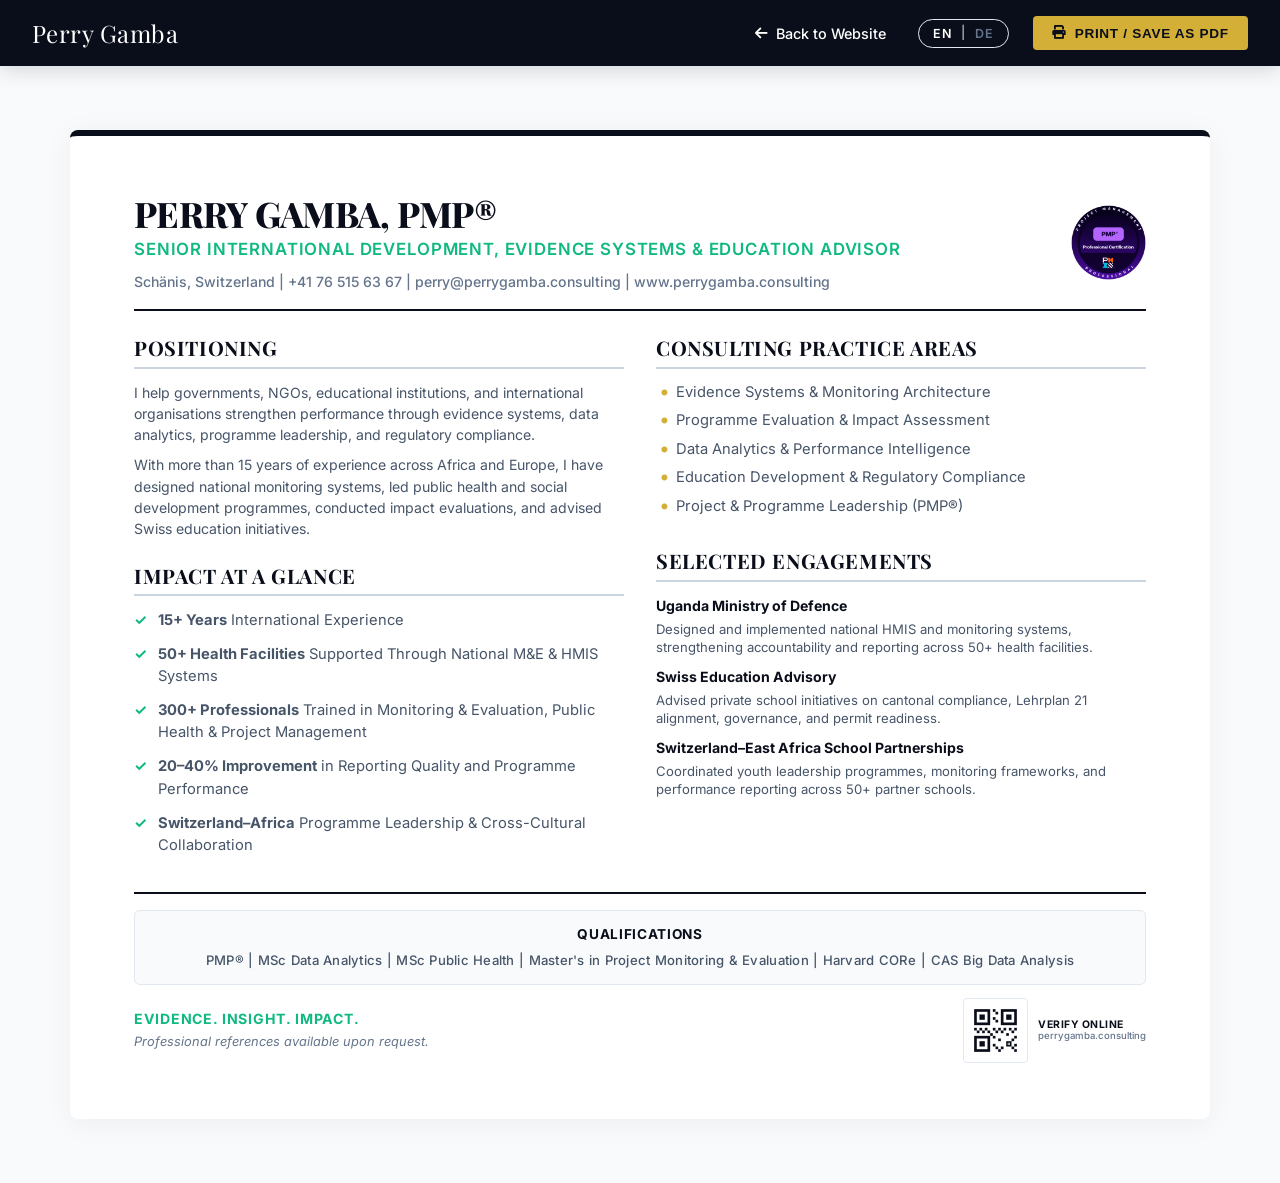
<file: capability-statement.html>
<!DOCTYPE html>
<html lang="en">
<head>
    <meta charset="UTF-8">
    <meta name="viewport" content="width=device-width, initial-scale=1.0">
    <title data-key="meta.title">Perry Gamba - Capability Statement</title>
    <link rel="stylesheet" href="styles.css">
    <link href="https://fonts.googleapis.com/css2?family=Playfair+Display:ital,wght@0,400..900;1,400..900&family=Inter:wght@300;400;500;600;700&display=swap" rel="stylesheet">
    <link rel="stylesheet" href="https://cdnjs.cloudflare.com/ajax/libs/font-awesome/6.0.0/css/all.min.css">
    
    <style>
        /* Standalone overrides for Capability Statement Layout */
        body.capability-body {
            background-color: #f8fafc;
            color: #334155;
            font-family: 'Inter', sans-serif;
            margin: 0;
            padding: 0;
            line-height: 1.6;
        }

        .cap-navbar {
            background: #0a0e1a;
            padding: 1rem 2rem;
            display: flex;
            justify-content: space-between;
            align-items: center;
            position: sticky;
            top: 0;
            z-index: 100;
            box-shadow: 0 4px 20px rgba(0,0,0,0.15);
        }

        .cap-navbar .nav-logo h2 {
            color: #ffffff;
            font-size: 1.5rem;
            margin: 0;
        }

        .cap-nav-controls {
            display: flex;
            align-items: center;
            gap: 1.5rem;
        }

        .btn-cap-back {
            color: #ffffff;
            text-decoration: none;
            font-size: 0.9rem;
            font-weight: 500;
            transition: color 0.3s;
            display: inline-flex;
            align-items: center;
            gap: 0.5rem;
        }

        .btn-cap-back:hover {
            color: #d4af37;
        }

        .btn-print {
            background: #d4af37;
            color: #0a0e1a;
            border: none;
            padding: 0.6rem 1.2rem;
            border-radius: 4px;
            font-weight: 600;
            font-size: 0.85rem;
            text-transform: uppercase;
            letter-spacing: 0.05em;
            cursor: pointer;
            display: inline-flex;
            align-items: center;
            gap: 0.5rem;
            transition: all 0.3s ease;
        }

        .btn-print:hover {
            background: #b8952e;
            transform: translateY(-1px);
        }

        /* Override global section padding for capability statement layout */
        .capability-body section {
            padding: 1.5rem 0;
        }
        .capability-body section.cap-header {
            padding-top: 0;
            padding-bottom: 1.5rem;
        }

        .cap-container {
            max-width: 1140px;
            width: 92%;
            margin: 0 auto;
            padding: 2rem 0;
        }

        /* Styled A4 Sheet for Screen Mode */
        .cap-print-page {
            background: #ffffff;
            max-width: 100%;
            min-height: auto;
            margin: 2rem auto;
            padding: 3.5rem 4rem;
            border-radius: 8px;
            box-shadow: 0 4px 30px rgba(10,14,26,0.05);
            border-top: 6px solid #0a0e1a;
            position: relative;
            box-sizing: border-box;
            display: flex;
            flex-direction: column;
            justify-content: flex-start;
            transition: all 0.3s ease;
        }

        /* Section Layouts within A4 Page */
        .cap-print-page section {
            padding: 1.75rem 0;
            border-bottom: 1px solid #f1f5f9;
        }
        .cap-print-page section:last-of-type {
            border-bottom: none;
        }
        .cap-print-page section.cap-header {
            padding-top: 0;
            border-bottom: 2px solid #0a0e1a;
            padding-bottom: 1.5rem;
        }

        /* Header Positioning */
        .cap-header {
            display: flex;
            justify-content: space-between;
            align-items: center;
        }

        .cap-title-area {
            max-width: 75%;
        }

        .cap-title-area h1 {
            font-size: 2.6rem;
            color: #0a0e1a;
            margin: 0 0 0.4rem 0;
            font-weight: 800;
            letter-spacing: -0.02em;
        }

        .cap-subtitle {
            font-size: 1.15rem;
            color: #10b981;
            font-weight: 600;
            margin: 0 0 0.8rem 0;
            text-transform: uppercase;
            letter-spacing: 0.05em;
        }

        .cap-tagline {
            font-size: 0.95rem;
            color: #64748b;
            margin: 0;
            font-weight: 500;
        }

        .cap-badge-area {
            text-align: right;
            display: flex;
            flex-direction: column;
            align-items: flex-end;
            gap: 0.8rem;
        }

        .cap-badge-img {
            width: 90px;
            height: 90px;
            object-fit: contain;
        }

        /* Page Section Title */
        .cap-section-title {
            font-family: 'Playfair Display', Georgia, serif;
            font-size: 1.4rem;
            color: #0a0e1a;
            border-bottom: 2px solid #cbd5e1;
            padding-bottom: 0.5rem;
            margin-top: 0;
            margin-bottom: 1.2rem;
            text-transform: uppercase;
            letter-spacing: 0.03em;
            display: flex;
            align-items: center;
            gap: 0.6rem;
        }

        .cap-section-title i {
            color: #d4af37;
            font-size: 1.15rem;
        }

        /* Page 1 Grid: 2 Columns */
        .cap-page-1-grid {
            display: grid;
            grid-template-columns: 1fr 1.15fr;
            gap: 2.5rem;
            flex-grow: 1;
        }

        @media (max-width: 768px) {
            .cap-page-1-grid {
                grid-template-columns: 1fr;
                gap: 1.5rem;
            }
            .cap-print-page {
                padding: 2rem 1.5rem;
                margin: 1rem auto;
            }
            .cap-container {
                width: 100%;
                padding: 0.5rem;
            }
            .cap-header {
                flex-direction: column-reverse;
                align-items: flex-start;
                gap: 1rem;
            }
            .cap-title-area {
                max-width: 100%;
            }
            .cap-badge-area {
                align-items: flex-start;
                text-align: left;
                gap: 0.4rem;
            }
            .cap-footer-meta {
                flex-direction: column;
                align-items: center;
                text-align: center;
                gap: 1.2rem;
            }
        }

        .cap-overview-text {
            font-size: 0.95rem;
            color: #475569;
            margin-bottom: 1rem;
            line-height: 1.6;
        }

        /* Practice Area Cards */
        .cap-card {
            background: #ffffff;
            border: 1px solid #e2e8f0;
            border-top: 3px solid #10b981;
            border-radius: 6px;
            padding: 1.25rem;
            box-shadow: none;
            transition: all 0.3s ease;
            margin-bottom: 1rem;
        }

        .cap-card:hover {
            transform: translateY(-2px);
            box-shadow: 0 6px 20px rgba(10,14,26,0.04);
            border-color: #cbd5e1;
        }

        .cap-card.gold-border {
            border-top-color: #d4af37;
        }

        .cap-card h4 {
            margin: 0 0 0.4rem 0;
            color: #0a0e1a;
            font-size: 1.05rem;
            font-weight: 700;
        }

        .cap-card p {
            font-size: 0.88rem;
            color: #475569;
            line-height: 1.5;
            margin: 0;
        }

        .srv-meta {
            display: block;
            font-size: 0.8rem;
            color: #64748b;
            margin-top: 0.4rem;
            line-height: 1.45;
        }

        .srv-meta strong {
            color: #475569;
        }

        /* Differentiators & Lists */
        .differentiators-list {
            list-style: none;
            padding-left: 0;
            margin: 0;
            font-size: 0.92rem;
            color: #475569;
        }

        .differentiators-list li {
            position: relative;
            padding-left: 1.5rem;
            margin-bottom: 0.75rem;
            line-height: 1.5;
        }

        .differentiators-list li::before {
            content: "✓";
            position: absolute;
            left: 0;
            color: #10b981;
            font-weight: bold;
        }

        .credentials-list {
            list-style: none;
            padding-left: 0;
            margin: 0;
            font-size: 0.92rem;
            color: #475569;
        }

        .credentials-list li {
            position: relative;
            padding-left: 1.25rem;
            margin-bottom: 0.5rem;
            line-height: 1.4;
        }

        .credentials-list li::before {
            content: "•";
            position: absolute;
            left: 0.25rem;
            color: #d4af37;
            font-weight: bold;
            font-size: 1.2rem;
            line-height: 1;
        }

        /* Impact Snapshot Dashboard */
        .cap-snapshot-grid {
            display: grid;
            grid-template-columns: repeat(2, 1fr);
            gap: 1rem;
            margin-top: 0.5rem;
        }

        .cap-snapshot-item {
            background: #f8fafc;
            border: 1px solid #e2e8f0;
            border-radius: 6px;
            padding: 0.8rem;
            text-align: center;
        }

        .cap-snapshot-val {
            display: block;
            font-family: 'Playfair Display', Georgia, serif;
            font-size: 1.6rem;
            color: #d4af37;
            font-weight: 700;
        }

        .cap-snapshot-lbl {
            font-size: 0.78rem;
            color: #64748b;
            text-transform: uppercase;
            letter-spacing: 0.04em;
            margin-top: 0.15rem;
            line-height: 1.3;
        }

        /* Client Sectors List layout */
        .cap-sectors-grid {
            display: grid;
            grid-template-columns: repeat(2, 1fr);
            gap: 0.4rem 1.5rem;
            list-style: none;
            padding-left: 0;
            margin: 0;
        }

        .cap-sectors-grid li {
            position: relative;
            padding-left: 1.25rem;
            font-size: 0.9rem;
            color: #475569;
            line-height: 1.4;
        }

        .cap-sectors-grid li::before {
            content: "▪";
            position: absolute;
            left: 0;
            color: #10b981;
            font-size: 0.85rem;
            line-height: 1.4;
        }

        /* Case Studies Expanded styling */
        .cap-case-card {
            background: #ffffff;
            border: 1px solid #e2e8f0;
            border-left: 4px solid #10b981;
            border-radius: 6px;
            padding: 1.25rem;
            margin-bottom: 1rem;
            box-shadow: none;
        }

        .cap-case-card h4 {
            margin: 0 0 0.5rem 0;
            color: #0a0e1a;
            font-size: 1.15rem;
            font-weight: 700;
        }

        .cap-case-card p {
            margin: 0 0 0.5rem 0;
            font-size: 0.9rem;
            color: #475569;
            line-height: 1.5;
        }

        .cap-case-card p:last-child {
            margin-bottom: 0;
        }

        .cap-case-card strong {
            color: #0a0e1a;
            font-size: 0.82rem;
            text-transform: uppercase;
            letter-spacing: 0.05em;
        }

        /* Publications block */
        .cap-pub-item {
            border-bottom: 1px dashed #e2e8f0;
            padding-bottom: 0.6rem;
            margin-bottom: 0.6rem;
        }

        .cap-pub-item:last-child {
            border-bottom: none;
            padding-bottom: 0;
            margin-bottom: 0;
        }

        .cap-pub-title {
            font-size: 0.9rem;
            color: #0a0e1a;
            font-weight: 600;
            margin: 0 0 0.2rem 0;
            line-height: 1.4;
        }

        .cap-pub-desc {
            font-size: 0.8rem;
            color: #64748b;
            margin: 0;
            line-height: 1.4;
        }

        /* Corporate Footer Card */
        .cap-footer-card {
            background: #0a0e1a;
            color: #ffffff;
            border-radius: 8px;
            padding: 2rem;
            margin-top: 1rem;
        }

        .cap-footer-card .cap-section-title {
            color: #ffffff;
            border-bottom: 2px solid #d4af37;
            margin-top: 0;
            margin-bottom: 1.5rem;
            padding-bottom: 0.5rem;
        }

        .cap-footer-card .cap-info-grid {
            display: grid;
            grid-template-columns: 1fr 1fr;
            gap: 1rem 2.5rem;
            font-size: 0.9rem;
            background: transparent;
            border: none;
            padding: 0;
            border-radius: 0;
        }

        .cap-footer-card .info-cell {
            border-bottom: 1px solid rgba(255, 255, 255, 0.1);
            padding-bottom: 0.5rem;
        }

        .cap-footer-card .info-cell strong {
            color: #d4af37;
            display: inline-block;
            width: 100px;
        }

        .cap-footer-card .info-cell span {
            color: #f8fafc;
        }

        .cap-footer-card .info-cell.full-width {
            grid-column: span 2;
            border-bottom: none;
            padding-bottom: 0;
        }

        .cap-footer-card .info-cell.full-width strong {
            width: auto;
            margin-right: 0.5rem;
        }

        /* QR Code vector styling */
        .cap-qrcode-area {
            text-align: center;
            margin-top: 2rem;
            display: flex;
            flex-direction: column;
            align-items: center;
            gap: 0.5rem;
        }

        .cap-qrcode-img {
            width: 130px;
            height: 130px;
            border: 1px solid #334155;
            padding: 0.6rem;
            background: #ffffff;
            border-radius: 6px;
        }

        .cap-qrcode-lbl {
            font-size: 0.75rem;
            color: #94a3b8;
            text-transform: uppercase;
            letter-spacing: 0.06em;
            margin-top: 0.2rem;
        }

        .cap-page-4-bottom {
            display: grid;
            grid-template-columns: 1.3fr 1fr;
            gap: 2rem;
            border-top: 2px solid #e2e8f0;
            padding-top: 1.5rem;
            margin-top: auto;
            align-items: start;
        }

        @media (max-width: 768px) {
            .cap-page-4-bottom {
                grid-template-columns: 1fr;
                gap: 1.5rem;
            }
        }

        @media print {
            @page {
                size: A4 portrait;
                margin: 10mm 15mm;
            }

            body.capability-body {
                background: #ffffff !important;
                color: #000000 !important;
                font-size: 9.5pt !important;
                line-height: 1.4 !important;
            }

            .cap-navbar, .btn-print, .btn-cap-back, .lang-toggle {
                display: none !important;
            }

            .cap-container {
                box-shadow: none !important;
                margin: 0 !important;
                padding: 0 !important;
                border-top: none !important;
                max-width: 100% !important;
                background: #ffffff !important;
            }

            .cap-print-page {
                box-shadow: none !important;
                border-radius: 0 !important;
                border-top: none !important;
                margin: 0 !important;
                padding: 0 !important;
                width: 100% !important;
                min-height: 0 !important;
                height: auto !important;
                box-sizing: border-box !important;
                page-break-before: always !important;
                break-before: page !important;
                display: flex !important;
                flex-direction: column !important;
                justify-content: flex-start !important;
            }

            .cap-print-page:first-child {
                page-break-before: avoid !important;
                break-before: avoid !important;
            }

            .cap-print-page section {
                padding: 0.6rem 0 !important;
                page-break-inside: avoid;
                break-inside: avoid;
            }

            .cap-print-page section.cap-header {
                padding-top: 0 !important;
                padding-bottom: 0.6rem !important;
                border-bottom: 2px solid #0a0e1a !important;
                display: flex !important;
                justify-content: space-between !important;
                align-items: center !important;
            }

            .cap-title-area h1 {
                font-size: 2.1rem !important;
                margin-bottom: 0.2rem !important;
            }

            .cap-subtitle {
                font-size: 0.95rem !important;
                margin-bottom: 0.3rem !important;
            }

            .cap-tagline {
                font-size: 0.82rem !important;
            }

            .cap-badge-img {
                width: 70px !important;
                height: 70px !important;
            }

            .cap-section-title {
                margin-top: 0 !important;
                margin-bottom: 0.5rem !important;
                font-size: 1.1rem !important;
                border-bottom: 1.5px solid #0a0e1a !important;
                padding-bottom: 0.25rem !important;
            }

            .cap-section-title i {
                display: none !important;
            }

            .cap-page-1-grid {
                display: grid !important;
                grid-template-columns: 1fr 1.3fr !important;
                gap: 1.5rem !important;
            }

            .cap-card {
                padding: 0.6rem 0.8rem !important;
                border: 1px solid #cbd5e1 !important;
                border-top: 3px solid #10b981 !important;
                background: #ffffff !important;
                margin-bottom: 0.5rem !important;
                page-break-inside: avoid;
                break-inside: avoid;
            }

            .cap-card.gold-border {
                border-top-color: #d4af37 !important;
            }

            .cap-card h4 {
                font-size: 0.95rem !important;
                margin-bottom: 0.2rem !important;
            }

            .cap-card p {
                font-size: 0.8rem !important;
                line-height: 1.35 !important;
            }

            .srv-meta {
                font-size: 0.72rem !important;
                margin-top: 0.2rem !important;
                line-height: 1.3 !important;
            }

            .differentiators-list li, .credentials-list li {
                margin-bottom: 0.3rem !important;
            }

            .cap-case-card {
                padding: 0.75rem 0.9rem !important;
                border: 1px solid #cbd5e1 !important;
                border-left: 4px solid #10b981 !important;
                background: #ffffff !important;
                margin-bottom: 0.5rem !important;
                page-break-inside: avoid;
                break-inside: avoid;
            }

            .cap-case-card h4 {
                font-size: 0.95rem !important;
                margin-bottom: 0.3rem !important;
            }

            .cap-case-card p {
                font-size: 0.78rem !important;
                margin-bottom: 0.3rem !important;
                line-height: 1.35 !important;
            }

            .cap-pub-item {
                padding-bottom: 0.4rem !important;
                margin-bottom: 0.4rem !important;
            }

            .cap-pub-title {
                font-size: 0.85rem !important;
                margin-bottom: 0.1rem !important;
            }

            .cap-pub-desc {
                font-size: 0.75rem !important;
                line-height: 1.3 !important;
            }

            .cap-page-4-bottom {
                display: grid !important;
                grid-template-columns: 1.35fr 1fr !important;
                gap: 1.5rem !important;
                border-top: 1.5px solid #0a0e1a !important;
                padding-top: 1rem !important;
                margin-top: 1.25rem !important;
                page-break-inside: avoid !important;
                break-inside: avoid !important;
            }

            .cap-page-4-bottom .cap-footer-card {
                background: #0a0e1a !important;
                color: #ffffff !important;
                padding: 1rem !important;
                margin-top: 0 !important;
                border-radius: 6px !important;
                -webkit-print-color-adjust: exact;
                print-color-adjust: exact;
            }

            .cap-page-4-bottom .cap-footer-card .cap-section-title {
                color: #ffffff !important;
                border-bottom: 1.5px solid #d4af37 !important;
                margin-bottom: 0.75rem !important;
                font-size: 0.95rem !important;
                padding-bottom: 0.2rem !important;
            }

            .cap-page-4-bottom .info-cell {
                font-size: 0.78rem !important;
                border-bottom: 1px solid rgba(255, 255, 255, 0.15) !important;
                padding-bottom: 0.2rem !important;
            }

            .cap-page-4-bottom .info-cell.full-width {
                border-bottom: none !important;
                padding-bottom: 0 !important;
            }

            .cap-page-4-bottom .cap-qrcode-area {
                margin-top: 0 !important;
            }

            .cap-page-4-bottom .cap-qrcode-img {
                width: 80px !important;
                height: 80px !important;
                border: 1px solid #334155 !important;
                padding: 0.3rem !important;
            }
        }
    </style>
</head>
<body class="capability-body">

    <!-- Capability Navbar -->
    <header class="cap-navbar">
        <div class="nav-logo">
            <h2>Perry Gamba</h2>
        </div>
        <div class="cap-nav-controls">
            <a href="index.html" class="btn-cap-back">
                <i class="fas fa-arrow-left"></i> <span data-key="capability.back">Back to Website</span>
            </a>
            
            <div class="lang-toggle" role="group" aria-label="Language Selector">
                <button class="lang-btn active" data-lang="en" aria-label="Switch language to English">EN</button>
                <span class="lang-divider" aria-hidden="true">|</span>
                <button class="lang-btn" data-lang="de" aria-label="Sprache auf Deutsch umstellen">DE</button>
            </div>
            
            <button onclick="window.print()" class="btn-print">
                <i class="fas fa-print"></i> <span data-key="capability.print">Print / Save as PDF</span>
            </button>
        </div>
    </header>

    <!-- Capability Page Container -->
    <main class="cap-container">
        
        <!-- ================= PAGE 1 ================= -->
        <div class="cap-print-page">
            <!-- Header Section -->
            <section class="cap-header" style="border-bottom: 2px solid #0a0e1a; padding-bottom: 1rem; margin-bottom: 1.5rem; display: flex; justify-content: space-between; align-items: center;">
                <div class="cap-title-area" style="max-width: 80%;">
                    <h1 data-key="capability.pos.title" style="font-size: 2.2rem; color: #0a0e1a; margin: 0 0 0.2rem 0; font-weight: 800; letter-spacing: -0.02em;">PERRY GAMBA, PMP®</h1>
                    <p class="cap-subtitle" data-key="capability.pos.subtitle" style="font-size: 1.05rem; color: #10b981; font-weight: 600; margin: 0 0 0.6rem 0; text-transform: uppercase; letter-spacing: 0.05em; line-height: 1.3;">Senior International Development, Evidence Systems &amp; Education Advisor</p>
                    <p class="cap-tagline" data-key="capability.pos.contact" style="font-size: 0.88rem; color: #64748b; margin: 0; font-weight: 500;">Schänis, Switzerland | +41 76 515 63 67 | perry@perrygamba.consulting | www.perrygamba.consulting</p>
                </div>
                <div class="cap-badge-area">
                    <img src="assets/images/pmp-certification-badge.png" alt="PMP® Certification" class="cap-badge-img" style="width: 75px; height: 75px; object-fit: contain;">
                </div>
            </section>

            <!-- 2-Column Body Grid -->
            <div class="cap-page-1-grid" style="display: grid; grid-template-columns: 1fr 1fr; gap: 2rem; flex-grow: 1; margin-bottom: 1.5rem; align-items: start;">
                <!-- Left Column -->
                <div class="cap-col-left" style="display: flex; flex-direction: column; gap: 1.5rem;">
                    <!-- Positioning -->
                    <section style="padding: 0; border: none;">
                        <h3 class="cap-section-title" style="font-family: 'Playfair Display', Georgia, serif; font-size: 1.25rem; color: #0a0e1a; border-bottom: 2px solid #cbd5e1; padding-bottom: 0.4rem; margin-top: 0; margin-bottom: 0.8rem; text-transform: uppercase; letter-spacing: 0.03em;"><span data-key="capability.positioning.title">Positioning</span></h3>
                        <p data-key="capability.positioning.p1" style="font-size: 0.88rem; color: #475569; line-height: 1.5; margin-bottom: 0.6rem;"></p>
                        <p data-key="capability.positioning.p2" style="font-size: 0.88rem; color: #475569; line-height: 1.5; margin-bottom: 0;"></p>
                    </section>

                    <!-- Impact at a Glance -->
                    <section style="padding: 0; border: none;">
                        <h3 class="cap-section-title" style="font-family: 'Playfair Display', Georgia, serif; font-size: 1.25rem; color: #0a0e1a; border-bottom: 2px solid #cbd5e1; padding-bottom: 0.4rem; margin-top: 0; margin-bottom: 0.8rem; text-transform: uppercase; letter-spacing: 0.03em;"><span data-key="capability.impact.title">Impact at a Glance</span></h3>
                        <ul class="differentiators-list" data-key="capability.impact.list" style="margin: 0; padding-left: 0; list-style: none;"></ul>
                    </section>
                </div>

                <!-- Right Column -->
                <div class="cap-col-right" style="display: flex; flex-direction: column; gap: 1.5rem;">
                    <!-- Practice Areas -->
                    <section style="padding: 0; border: none;">
                        <h3 class="cap-section-title" style="font-family: 'Playfair Display', Georgia, serif; font-size: 1.25rem; color: #0a0e1a; border-bottom: 2px solid #cbd5e1; padding-bottom: 0.4rem; margin-top: 0; margin-bottom: 0.8rem; text-transform: uppercase; letter-spacing: 0.03em;"><span data-key="capability.practice.title">Consulting Practice Areas</span></h3>
                        <ul class="credentials-list" data-key="capability.practice.list" style="margin: 0; padding-left: 0; list-style: none;"></ul>
                    </section>

                    <!-- Selected Engagements -->
                    <section style="padding: 0; border: none;">
                        <h3 class="cap-section-title" style="font-family: 'Playfair Display', Georgia, serif; font-size: 1.25rem; color: #0a0e1a; border-bottom: 2px solid #cbd5e1; padding-bottom: 0.4rem; margin-top: 0; margin-bottom: 0.8rem; text-transform: uppercase; letter-spacing: 0.03em;"><span data-key="capability.engagements.title">Selected Engagements</span></h3>
                        
                        <!--
                        <div style="margin-bottom: 0.6rem;">
                            <h5 data-key="capability.engagements.lernweg.title" style="margin: 0 0 0.15rem 0; font-size: 0.88rem; color: #0a0e1a; font-weight: 700;">LernWeg Primarschule</h5>
                            <p data-key="capability.engagements.lernweg.desc" style="margin: 0; font-size: 0.82rem; color: #475569; line-height: 1.4;"></p>
                        </div>
                        -->

                        <div style="margin-bottom: 0.6rem;">
                            <h5 data-key="capability.engagements.mod.title" style="margin: 0 0 0.15rem 0; font-size: 0.88rem; color: #0a0e1a; font-weight: 700;">Uganda Ministry of Defence</h5>
                            <p data-key="capability.engagements.mod.desc" style="margin: 0; font-size: 0.82rem; color: #475569; line-height: 1.4;"></p>
                        </div>

                        <div style="margin-bottom: 0.6rem;">
                            <h5 data-key="capability.engagements.swiss.title" style="margin: 0 0 0.15rem 0; font-size: 0.88rem; color: #0a0e1a; font-weight: 700;">Swiss Education Advisory</h5>
                            <p data-key="capability.engagements.swiss.desc" style="margin: 0; font-size: 0.82rem; color: #475569; line-height: 1.4;"></p>
                        </div>

                        <div>
                            <h5 data-key="capability.engagements.school.title" style="margin: 0 0 0.15rem 0; font-size: 0.88rem; color: #0a0e1a; font-weight: 700;">Switzerland–East Africa School Partnerships</h5>
                            <p data-key="capability.engagements.school.desc" style="margin: 0; font-size: 0.82rem; color: #475569; line-height: 1.4;"></p>
                        </div>
                    </section>
                </div>
            </div>

            <!-- Bottom Section: Qualifications & Footer Links -->
            <div class="cap-footer-section" style="border-top: 2px solid #0a0e1a; padding-top: 1rem; margin-top: auto; display: flex; flex-direction: column; gap: 0.8rem;">
                <!-- Qualifications -->
                <div style="background: #f8fafc; border: 1px solid #e2e8f0; border-radius: 6px; padding: 0.8rem 1rem; text-align: center;">
                    <h4 style="margin: 0 0 0.3rem 0; font-size: 0.85rem; color: #0a0e1a; font-weight: 700; text-transform: uppercase; letter-spacing: 0.05em;"><span data-key="capability.qualifications.title">Qualifications</span></h4>
                    <p data-key="capability.qualifications.list" style="margin: 0; font-size: 0.82rem; color: #475569; font-weight: 500; letter-spacing: 0.02em;"></p>
                </div>

                <!-- Footer Metas and Tagline -->
                <div class="cap-footer-meta" style="display: flex; justify-content: space-between; align-items: center; gap: 1rem;">
                    <div>
                        <p style="margin: 0 0 0.15rem 0; font-size: 0.88rem; color: #10b981; font-weight: 700; letter-spacing: 0.05em; text-transform: uppercase;" data-key="capability.tagline">Evidence. Insight. Impact.</p>
                        <p style="margin: 0; font-size: 0.8rem; color: #64748b; font-style: italic;" data-key="capability.references.desc">Professional references available upon request.</p>
                    </div>
                    
                    <!-- SVG QR Code -->
                    <div style="display: flex; align-items: center; gap: 0.6rem;">
                        <svg class="cap-qrcode-img" style="width: 65px; height: 65px; border: 1px solid #e2e8f0; padding: 0.3rem; background: #ffffff; border-radius: 4px;" viewBox="0 0 100 100" xmlns="http://www.w3.org/2000/svg" aria-label="QR Code link to www.perrygamba.consulting">
                            <rect width="100" height="100" fill="white"/>
                            <!-- Finder top-left -->
                            <rect x="10" y="10" width="30" height="30" fill="#0a0e1a"/>
                            <rect x="15" y="15" width="20" height="20" fill="white"/>
                            <rect x="20" y="20" width="10" height="10" fill="#0a0e1a"/>
                            <!-- Finder top-right -->
                            <rect x="60" y="10" width="30" height="30" fill="#0a0e1a"/>
                            <rect x="65" y="15" width="20" height="20" fill="white"/>
                            <rect x="70" y="20" width="10" height="10" fill="#0a0e1a"/>
                            <!-- Finder bottom-left -->
                            <rect x="10" y="60" width="30" height="30" fill="#0a0e1a"/>
                            <rect x="15" y="65" width="20" height="20" fill="white"/>
                            <rect x="20" y="70" width="10" height="10" fill="#0a0e1a"/>
                            <!-- Alignment bottom-right -->
                            <rect x="70" y="70" width="10" height="10" fill="#0a0e1a"/>
                            <rect x="73" y="73" width="4" height="4" fill="white"/>
                            <rect x="74" y="74" width="2" height="2" fill="#0a0e1a"/>
                            <!-- QR Bits -->
                            <rect x="45" y="10" width="5" height="5" fill="#0a0e1a"/>
                            <rect x="50" y="15" width="5" height="5" fill="#0a0e1a"/>
                            <rect x="45" y="25" width="5" height="5" fill="#0a0e1a"/>
                            <rect x="50" y="30" width="5" height="5" fill="#0a0e1a"/>
                            <rect x="10" y="45" width="5" height="5" fill="#0a0e1a"/>
                            <rect x="20" y="45" width="5" height="5" fill="#0a0e1a"/>
                            <rect x="30" y="45" width="5" height="5" fill="#0a0e1a"/>
                            <rect x="35" y="50" width="5" height="5" fill="#0a0e1a"/>
                            <rect x="45" y="45" width="5" height="5" fill="#0a0e1a"/>
                            <rect x="55" y="45" width="5" height="5" fill="#0a0e1a"/>
                            <rect x="65" y="45" width="5" height="5" fill="#0a0e1a"/>
                            <rect x="75" y="45" width="5" height="5" fill="#0a0e1a"/>
                            <rect x="85" y="45" width="5" height="5" fill="#0a0e1a"/>
                            <rect x="15" y="50" width="5" height="5" fill="#0a0e1a"/>
                            <rect x="25" y="50" width="5" height="5" fill="#0a0e1a"/>
                            <rect x="40" y="55" width="5" height="5" fill="#0a0e1a"/>
                            <rect x="50" y="50" width="5" height="5" fill="#0a0e1a"/>
                            <rect x="60" y="50" width="5" height="5" fill="#0a0e1a"/>
                            <rect x="70" y="55" width="5" height="5" fill="#0a0e1a"/>
                            <rect x="80" y="50" width="5" height="5" fill="#0a0e1a"/>
                            <rect x="45" y="60" width="5" height="5" fill="#0a0e1a"/>
                            <rect x="55" y="65" width="5" height="5" fill="#0a0e1a"/>
                            <rect x="45" y="75" width="5" height="5" fill="#0a0e1a"/>
                            <rect x="50" y="80" width="5" height="5" fill="#0a0e1a"/>
                            <rect x="55" y="85" width="5" height="5" fill="#0a0e1a"/>
                            <rect x="60" y="80" width="5" height="5" fill="#0a0e1a"/>
                            <rect x="85" y="60" width="5" height="5" fill="#0a0e1a"/>
                            <rect x="80" y="65" width="5" height="5" fill="#0a0e1a"/>
                            <rect x="85" y="75" width="5" height="5" fill="#0a0e1a"/>
                            <rect x="80" y="80" width="5" height="5" fill="#0a0e1a"/>
                            <rect x="85" y="85" width="5" height="5" fill="#0a0e1a"/>
                        </svg>
                        <div style="display: flex; flex-direction: column;">
                            <span style="font-size: 0.65rem; color: #0a0e1a; font-weight: 700; text-transform: uppercase; letter-spacing: 0.05em; line-height: 1.1;">Verify Online</span>
                            <span style="font-size: 0.6rem; color: #64748b; font-weight: 500; line-height: 1.1;">perrygamba.consulting</span>
                        </div>
                    </div>
                </div>
            </div>
        </div>
    </main>

    <script src="translations.js"></script>
</body>
</html>
</file>
<file: styles.css>
/* ============================================================
   OPTION C — MODERN ACADEMIC
   Perry Gamba Consulting
   ============================================================ */

/* Design Tokens */
:root {
    --navy:    #0a0e1a; /* Alpine Obsidian Slate Base */
    --teal:    #10b981; /* Emerald Mint Accent */
    --gold:    #d4af37; /* Champagne Gold Accent */
    --ivory:   #f8fafc; /* Cool Slate Light Base */
    --white:   #ffffff;
    --light:   #1e293b; /* Darker highlights for glass backgrounds */
    --text:    #334155; /* Premium Slate Text */
    --muted:   #64748b; /* Refined Slate Muted */
    --border:  #e2e8f0; /* Soft Slate Border */
    --shadow:  rgba(10, 14, 26, 0.08);
    --shadow-lg: rgba(10, 14, 26, 0.15);
    
    /* Premium Glassmorphic system tokens */
    --obsidian-dark: #070a13;
    --card-hover-border: rgba(201, 168, 76, 0.3);
    --glass-bg: rgba(255, 255, 255, 0.03);
    --glass-border: rgba(255, 255, 255, 0.08);
}

/* Reset & Base */
*, *::before, *::after {
    margin: 0;
    padding: 0;
    box-sizing: border-box;
}

html { 
    scroll-behavior: smooth; 
    scrollbar-width: thin;
    scrollbar-color: var(--teal) var(--ivory);
}

/* Custom Scrollbars */
::-webkit-scrollbar {
    width: 10px;
    height: 10px;
}
::-webkit-scrollbar-track {
    background: var(--ivory);
}
::-webkit-scrollbar-thumb {
    background: linear-gradient(180deg, var(--teal) 0%, var(--navy) 100%);
    border-radius: 5px;
    border: 2px solid var(--ivory);
}
::-webkit-scrollbar-thumb:hover {
    background: var(--gold);
}

body {
    font-family: 'Inter', sans-serif;
    line-height: 1.7;
    color: var(--text);
    background-color: var(--white);
    font-size: 16px;
}

h1, h2, h3, .nav-logo h2, .section-title, .hero-name {
    font-family: 'Playfair Display', Georgia, serif;
    line-height: 1.25;
    letter-spacing: -0.01em;
}

.container {
    max-width: 1200px;
    margin: 0 auto;
    padding: 0 28px;
}

/* ── Navigation ──────────────────────────────────────────── */
.navbar {
    position: fixed;
    top: 0;
    width: 100%;
    background: rgba(255, 255, 255, 0.75);
    backdrop-filter: blur(20px) saturate(180%);
    -webkit-backdrop-filter: blur(20px) saturate(180%);
    z-index: 1000;
    padding: 1.1rem 0;
    border-bottom: 1px solid transparent;
    transition: background 0.4s cubic-bezier(0.16, 1, 0.3, 1), 
                border-color 0.4s ease, 
                box-shadow 0.4s ease, 
                padding 0.4s ease;
}

.navbar.scrolled {
    background: rgba(255, 255, 255, 0.88);
    border-bottom: 1px solid rgba(226, 232, 240, 0.8);
    box-shadow: 0 8px 32px rgba(10, 14, 26, 0.03);
    padding: 0.7rem 0;
}

.nav-container {
    max-width: 1200px;
    margin: 0 auto;
    padding: 0 28px;
    display: flex;
    justify-content: space-between;
    align-items: center;
}

.nav-logo h2 {
    color: var(--navy);
    font-size: 1.35rem;
    font-weight: 400;
    letter-spacing: 0.02em;
}

.nav-logo span {
    color: var(--gold);
}

.nav-menu {
    display: flex;
    list-style: none;
    gap: 1.8rem;
    align-items: center;
}

.nav-link {
    text-decoration: none;
    color: var(--muted);
    font-weight: 500;
    font-size: 0.88rem;
    letter-spacing: 0.04em;
    text-transform: uppercase;
    transition: color 0.3s ease;
    position: relative;
    padding-bottom: 2px;
}

.nav-link::after {
    content: '';
    position: absolute;
    width: 0;
    height: 1.5px;
    bottom: -3px;
    left: 0;
    background: var(--gold);
    transition: width 0.3s ease;
}

.nav-link:hover {
    color: var(--navy);
}

.nav-link:hover::after { width: 100%; }

/* Language Toggle */
.lang-toggle {
    display: flex;
    align-items: center;
    gap: 0.3rem;
    margin-left: 0.5rem;
    border: 1.5px solid var(--border);
    border-radius: 20px;
    padding: 0.2rem 0.6rem;
    flex-shrink: 0;
}

.lang-btn {
    background: none;
    border: none;
    font-size: 0.78rem;
    font-weight: 600;
    letter-spacing: 0.06em;
    color: var(--muted);
    cursor: pointer;
    padding: 0.15rem 0.3rem;
    border-radius: 12px;
    transition: all 0.2s ease;
    font-family: 'Inter', sans-serif;
}

.lang-btn.active {
    background: var(--navy);
    color: var(--white);
}

.lang-btn:hover:not(.active) { color: var(--navy); }

.lang-divider {
    color: var(--border);
    font-size: 0.8rem;
    user-select: none;
}

.hamburger {
    display: none;
    flex-direction: column;
    cursor: pointer;
    gap: 5px;
}

.bar {
    width: 24px;
    height: 2px;
    background-color: var(--navy);
    transition: 0.3s;
}

/* ── Hero ──────────────────────────────────────────────── */
.hero {
    min-height: 100vh;
    background: linear-gradient(150deg, var(--navy) 0%, #0f4c75 60%, var(--teal) 100%);
    display: flex;
    align-items: center;
    padding-top: 110px;
    position: relative;
    overflow: hidden;
}

/* Geometric accent circles */
.hero::before {
    content: '';
    position: absolute;
    width: 600px;
    height: 600px;
    border-radius: 50%;
    border: 1px solid rgba(201, 168, 76, 0.15);
    top: -150px;
    right: -100px;
    pointer-events: none;
}

.hero::after {
    content: '';
    position: absolute;
    width: 400px;
    height: 400px;
    border-radius: 50%;
    border: 1px solid rgba(255, 255, 255, 0.08);
    bottom: -80px;
    left: -80px;
    pointer-events: none;
}

.hero-container {
    max-width: 1200px;
    margin: 0 auto;
    padding: 0 28px;
    display: grid;
    grid-template-columns: 1fr 420px;
    gap: 5rem;
    align-items: center;
    position: relative;
    z-index: 1;
}

.hero-content { color: white; }

.hero-eyebrow {
    display: inline-flex;
    align-items: center;
    gap: 0.5rem;
    font-size: 0.8rem;
    letter-spacing: 0.12em;
    text-transform: uppercase;
    color: var(--gold);
    font-weight: 600;
    margin-bottom: 0.8rem;
    opacity: 0.95;
}

.hero-eyebrow::before {
    content: '';
    display: inline-block;
    width: 28px;
    height: 1.5px;
    background: var(--gold);
}

.hero-title { margin-bottom: 1.0rem; }

.hero-name {
    display: block;
    font-size: 4rem;
    font-weight: 400;
    margin-bottom: 0.4rem;
    letter-spacing: -0.01em;
}

.hero-subtitle {
    display: block;
    font-family: 'Inter', sans-serif;
    font-size: 1.15rem;
    font-weight: 400;
    color: rgba(255,255,255,0.75);
    letter-spacing: 0.02em;
}

.hero-description {
    font-size: 1.05rem;
    margin-bottom: 1.4rem;
    opacity: 0.85;
    line-height: 1.8;
    max-width: 520px;
}

.hero-stats {
    display: flex;
    gap: 2.5rem;
    margin-bottom: 1.8rem;
    padding: 1.0rem 0;
    border-top: 1px solid rgba(255,255,255,0.12);
    border-bottom: 1px solid rgba(255,255,255,0.12);
}

.stat { text-align: left; }

.stat-number {
    display: block;
    font-family: 'DM Serif Display', serif;
    font-size: 2.2rem;
    font-weight: 400;
    color: var(--gold);
}

.stat-label {
    font-size: 0.8rem;
    opacity: 0.7;
    letter-spacing: 0.04em;
    text-transform: uppercase;
}

.availability-badge {
    display: inline-flex;
    align-items: center;
    gap: 0.5rem;
    font-size: 0.82rem;
    color: rgba(255,255,255,0.75);
    margin-bottom: 0.8rem;
    padding: 0.35rem 0.9rem;
    background: rgba(255,255,255,0.07);
    border-radius: 20px;
    border: 1px solid rgba(255,255,255,0.14);
}

.availability-dot {
    width: 8px;
    height: 8px;
    background: #10b981;
    border-radius: 50%;
    flex-shrink: 0;
    animation: pulse-green 2s infinite;
}

@keyframes pulse-green {
    0%, 100% { box-shadow: 0 0 0 0 rgba(16, 185, 129, 0.5); }
    50%       { box-shadow: 0 0 0 5px rgba(16, 185, 129, 0); }
}

.hero-buttons {
    display: flex;
    gap: 1rem;
    flex-wrap: wrap;
    align-items: center;
}

/* Buttons */
.btn {
    padding: 13px 28px;
    border-radius: 4px;
    text-decoration: none;
    font-weight: 600;
    font-size: 0.88rem;
    letter-spacing: 0.05em;
    text-transform: uppercase;
    transition: all 0.3s ease;
    border: 2px solid transparent;
    cursor: pointer;
    display: inline-block;
    font-family: 'Inter', sans-serif;
}

.btn-primary {
    background: var(--gold);
    color: var(--navy);
    border-color: var(--gold);
}

.btn-primary:hover {
    background: #b8952e;
    border-color: #b8952e;
    transform: translateY(-2px);
    box-shadow: 0 8px 20px rgba(201, 168, 76, 0.35);
}

.btn-secondary {
    background: transparent;
    color: white;
    border-color: rgba(255,255,255,0.5);
}

.btn-secondary:hover {
    background: white;
    color: var(--navy);
    border-color: white;
}

.btn-cv {
    background: transparent;
    color: var(--gold);
    border-color: var(--gold);
}

.btn-cv:hover {
    background: var(--gold);
    color: var(--navy);
    transform: translateY(-2px);
    box-shadow: 0 8px 20px rgba(201, 168, 76, 0.3);
}

.btn-linkedin {
    background: transparent;
    color: rgba(255,255,255,0.75);
    border-color: rgba(255,255,255,0.2);
    padding: 13px 16px;
    font-size: 1.1rem;
}

.btn-linkedin:hover {
    background: #0077b5;
    border-color: #0077b5;
    color: white;
    transform: translateY(-2px);
}

.btn i { margin-right: 0.4rem; }
.btn-linkedin i { margin-right: 0; }

/* Hero Image — rounded rectangle, not circle */
.hero-image {
    display: flex;
    justify-content: center;
    align-items: center;
    position: relative;
}

/* Decorative teal accent behind photo */
.hero-image::before {
    content: '';
    position: absolute;
    width: 340px;
    height: 420px;
    border-radius: 12px;
    background: rgba(10, 122, 112, 0.25);
    top: 20px;
    left: 20px;
    z-index: 0;
}

.hero-avatar {
    width: 320px;
    height: 400px;
    border-radius: 12px;
    background: rgba(255, 255, 255, 0.08);
    display: flex;
    align-items: center;
    justify-content: center;
    font-size: 8rem;
    color: white;
    border: 2px solid rgba(201, 168, 76, 0.4);
    overflow: hidden;
    position: relative;
    z-index: 1;
}

.hero-photo {
    width: 100%;
    height: 100%;
    object-fit: cover;
    object-position: 35% 22%;
    border-radius: 10px;
    transform: scale(1.12) translateX(10%);
    transform-origin: center top;
}

/* ── Key Achievements Strip ──────────────────────────────── */
.achievements-strip {
    background: linear-gradient(135deg, #0c1a35 0%, #1a2f5e 55%, #0a4a42 100%);
    padding: 1.4rem 0;
}

.achievements-strip-header {
    text-align: center;
    margin-bottom: 0.9rem;
}

.achievements-eyebrow {
    display: inline-block;
    font-size: 0.72rem;
    letter-spacing: 0.18em;
    text-transform: uppercase;
    color: var(--gold);
    font-weight: 700;
    padding-bottom: 0.4rem;
    border-bottom: 1px solid rgba(201,168,76,0.35);
}

.achievements-strip-grid {
    display: grid;
    grid-template-columns: repeat(5, 1fr);
    gap: 1rem;
}

.achievement-item {
    display: flex;
    flex-direction: column;
    align-items: flex-start;
    gap: 0.5rem;
    padding: 1.0rem;
    background: rgba(255, 255, 255, 0.03);
    border: 1px solid rgba(255, 255, 255, 0.05);
    border-radius: 8px;
    transition: all 0.3s cubic-bezier(0.16, 1, 0.3, 1);
}

.achievement-item:hover {
    background: rgba(255, 255, 255, 0.06);
    transform: translateY(-2px);
    border-color: rgba(201, 168, 76, 0.25);
    box-shadow: 0 8px 20px rgba(0, 0, 0, 0.15);
}

.achievement-icon {
    width: 38px;
    height: 38px;
    background: rgba(201, 168, 76, 0.15);
    border-radius: 6px;
    display: flex;
    align-items: center;
    justify-content: center;
    color: var(--gold);
    font-size: 1rem;
    flex-shrink: 0;
}

.achievement-item p {
    color: rgba(255, 255, 255, 0.8);
    font-size: 0.88rem;
    line-height: 1.55;
    margin: 0;
}

.achievement-item strong {
    color: rgba(255,255,255,0.95);
    font-weight: 600;
}

/* ── Section Common ──────────────────────────────────────── */
section { padding: 2.4rem 0; }

.section-header {
    text-align: center;
    margin-bottom: 1.5rem;
}

.section-eyebrow {
    display: inline-block;
    font-size: 0.75rem;
    letter-spacing: 0.14em;
    text-transform: uppercase;
    color: var(--gold);
    font-weight: 600;
    margin-bottom: 0.5rem;
}

.section-title {
    font-size: 2.6rem;
    font-weight: 400;
    color: var(--navy);
    margin-bottom: 0.65rem;
    letter-spacing: -0.01em;
}

.section-title span { color: var(--teal); }

.section-subtitle {
    font-size: 1.05rem;
    color: var(--muted);
    max-width: 560px;
    margin: 0 auto;
    line-height: 1.7;
}

/* Diagonal section dividers */
.section-diagonal {
    position: relative;
}

.section-diagonal::after {
    content: '';
    position: absolute;
    bottom: -2px;
    left: 0;
    right: 0;
    height: 60px;
    background: inherit;
    clip-path: polygon(0 0, 100% 0, 100% 100%, 0 40%);
    z-index: 2;
}

/* ── About ───────────────────────────────────────────────── */
.about {
    background: var(--white);
}

.about-content {
    display: grid;
    grid-template-columns: 1fr 300px;
    gap: 3.0rem;
    align-items: center;
}

.about-intro {
    font-family: 'DM Serif Display', serif;
    font-size: 1.5rem;
    font-weight: 400;
    color: var(--navy);
    margin-bottom: 1.0rem;
    line-height: 1.5;
}

.about-text p {
    margin-bottom: 0.9rem;
    font-size: 1.05rem;
    line-height: 1.85;
    color: var(--text);
}

.about-highlights {
    display: flex;
    flex-wrap: wrap;
    gap: 0.8rem;
    margin-top: 1.2rem;
}

.highlight {
    display: flex;
    align-items: center;
    gap: 0.5rem;
    color: var(--teal);
    font-weight: 500;
    font-size: 0.95rem;
}

.highlight i { font-size: 1rem; }

.about-avatar {
    width: 280px;
    height: 340px;
    border-radius: 10px;
    background: linear-gradient(135deg, var(--teal), var(--navy));
    display: flex;
    align-items: center;
    justify-content: center;
    font-size: 6rem;
    color: white;
    margin: 0 auto;
    overflow: hidden;
    position: relative;
    border: 2px solid var(--border);
}

/* Photo in about section */
.about-photo {
    width: 100%;
    height: 100%;
    object-fit: cover;
    object-position: center top;
    border-radius: 8px;
}

/* ── Services ────────────────────────────────────────────── */
.services {
    background: var(--ivory);
}

.services-grid {
    display: grid;
    grid-template-columns: repeat(auto-fit, minmax(320px, 1fr));
    gap: 1.4rem;
    margin-bottom: 1.8rem;
}

.service-card {
    background: var(--white);
    padding: 1.5rem;
    border-radius: 6px;
    box-shadow: 0 2px 12px var(--shadow);
    transition: transform 0.3s ease, box-shadow 0.3s ease;
    border-top: 3px solid var(--teal);
    position: relative;
    overflow: hidden;
}

.service-card::after {
    content: '';
    position: absolute;
    bottom: 0;
    left: 0;
    right: 0;
    height: 3px;
    background: var(--gold);
    transform: scaleX(0);
    transform-origin: left;
    transition: transform 0.3s ease;
}

.service-card:hover {
    transform: translateY(-4px);
    box-shadow: 0 12px 32px var(--shadow-lg);
}

.service-card:hover::after { transform: scaleX(1); }

.service-icon {
    width: 52px;
    height: 52px;
    background: linear-gradient(135deg, var(--teal), var(--navy));
    border-radius: 8px;
    display: flex;
    align-items: center;
    justify-content: center;
    margin-bottom: 0.8rem;
    color: white;
    font-size: 1.3rem;
}

.service-card h3 {
    font-family: 'DM Serif Display', serif;
    color: var(--navy);
    font-size: 1.15rem;
    font-weight: 400;
    margin-bottom: 0.4rem;
    line-height: 1.4;
}

.service-card p {
    color: var(--muted);
    line-height: 1.75;
    font-size: 0.95rem;
}

.services-cta {
    text-align: center;
    padding: 1.8rem;
    background: var(--navy);
    border-radius: 8px;
    color: white;
    position: relative;
    overflow: hidden;
}

.services-cta::before {
    content: '';
    position: absolute;
    top: 0; right: 0;
    width: 300px; height: 300px;
    border-radius: 50%;
    border: 1px solid rgba(201, 168, 76, 0.15);
    transform: translate(100px, -100px);
}

.services-cta p {
    font-size: 1.1rem;
    margin-bottom: 1.2rem;
    font-weight: 400;
    opacity: 0.9;
}

/* ── Experience ──────────────────────────────────────────── */
.experience {
    background: var(--white);
}

.timeline {
    position: relative;
    max-width: 820px;
    margin: 0 auto;
}

.timeline::before {
    content: '';
    position: absolute;
    left: 50%;
    top: 0;
    bottom: 0;
    width: 1px;
    background: linear-gradient(to bottom, var(--teal), var(--navy));
    transform: translateX(-50%);
}

.timeline-item {
    position: relative;
    margin-bottom: 3.5rem;
    display: flex;
    align-items: flex-start;
}

.timeline-item:nth-child(odd)  { flex-direction: row; }
.timeline-item:nth-child(even) { flex-direction: row-reverse; }

.timeline-dot {
    position: absolute;
    left: 50%;
    top: 24px;
    transform: translateX(-50%);
    width: 10px;
    height: 10px;
    background: var(--gold);
    border-radius: 50%;
    z-index: 2;
    border: 2px solid var(--white);
    box-shadow: 0 0 0 3px rgba(201, 168, 76, 0.3);
}

.timeline-date {
    background: var(--teal);
    color: white;
    padding: 0.4rem 1rem;
    border-radius: 20px;
    font-weight: 600;
    font-size: 0.82rem;
    letter-spacing: 0.04em;
    position: absolute;
    left: 50%;
    top: 0;
    transform: translateX(-50%);
    z-index: 2;
    white-space: nowrap;
}

.timeline-content {
    background: var(--white);
    padding: 2rem 2.2rem;
    border-radius: 6px;
    box-shadow: 0 4px 20px var(--shadow);
    width: 44%;
    position: relative;
    border-left: 3px solid var(--gold);
    transition: box-shadow 0.3s ease;
}

.timeline-content:hover {
    box-shadow: 0 8px 32px var(--shadow-lg);
}

.timeline-item:nth-child(odd)  .timeline-content { margin-right: auto; }
.timeline-item:nth-child(even) .timeline-content { margin-left: auto; }

.timeline-content h3 {
    font-family: 'DM Serif Display', serif;
    color: var(--navy);
    font-size: 1.15rem;
    font-weight: 400;
    margin-bottom: 0.35rem;
}

.timeline-content h4 {
    color: var(--teal);
    font-size: 0.95rem;
    font-weight: 500;
    margin-bottom: 0.9rem;
}

.timeline-content p {
    color: var(--muted);
    line-height: 1.7;
    font-size: 0.95rem;
}

/* ── Education — Vertical Timeline ──────────────────────── */
.education {
    background: var(--ivory);
}

.education-timeline {
    position: relative;
    max-width: 780px;
    margin: 0 auto;
    padding-left: 2.5rem;
}

.education-timeline::before {
    content: '';
    position: absolute;
    left: 0;
    top: 8px;
    bottom: 8px;
    width: 1px;
    background: linear-gradient(to bottom, var(--gold), rgba(201,168,76,0.1));
}

.edu-item {
    position: relative;
    margin-bottom: 1.4rem;
    padding: 1.2rem 1.6rem;
    background: var(--white);
    border-radius: 6px;
    box-shadow: 0 2px 12px var(--shadow);
    transition: transform 0.25s ease, box-shadow 0.25s ease;
    display: grid;
    grid-template-columns: 40px 1fr auto;
    align-items: center;
    gap: 1rem;
}

.edu-item::before {
    content: '';
    position: absolute;
    left: -2.5rem;
    top: 50%;
    transform: translateY(-50%);
    width: 9px;
    height: 9px;
    background: var(--gold);
    border-radius: 50%;
    border: 2px solid var(--ivory);
    box-shadow: 0 0 0 2px rgba(201,168,76,0.35);
}

.edu-item:hover {
    transform: translateX(4px);
    box-shadow: 0 6px 24px var(--shadow-lg);
}

.edu-icon {
    width: 40px;
    height: 40px;
    background: linear-gradient(135deg, var(--teal), var(--navy));
    border-radius: 8px;
    display: flex;
    align-items: center;
    justify-content: center;
    color: white;
    font-size: 1.1rem;
    flex-shrink: 0;
}

.edu-details h3 {
    font-family: 'DM Serif Display', serif;
    color: var(--navy);
    font-size: 1.05rem;
    font-weight: 400;
    margin-bottom: 0.1rem;
}

.edu-details h4 {
    color: var(--muted);
    font-size: 0.88rem;
    font-weight: 400;
}

.edu-year {
    background: var(--navy);
    color: var(--white);
    padding: 0.25rem 0.75rem;
    border-radius: 20px;
    font-size: 0.78rem;
    font-weight: 600;
    letter-spacing: 0.04em;
    white-space: nowrap;
    flex-shrink: 0;
}

/* ── Research — Editorial Layout ─────────────────────────── */
.research {
    background: var(--white);
}

.research-list {
    display: flex;
    flex-direction: column;
    gap: 2rem;
    max-width: 900px;
    margin: 0 auto;
}

.research-entry {
    display: grid;
    grid-template-columns: 80px 1fr;
    gap: 2rem;
    padding: 2rem 2.4rem;
    background: var(--white);
    border-radius: 6px;
    box-shadow: 0 2px 16px var(--shadow);
    position: relative;
    transition: transform 0.25s ease, box-shadow 0.25s ease;
    border-left: 3px solid var(--teal);
    overflow: hidden;
}

.research-entry:hover {
    transform: translateX(4px);
    box-shadow: 0 8px 28px var(--shadow-lg);
}

.research-year-col {
    display: flex;
    flex-direction: column;
    align-items: center;
    justify-content: flex-start;
    padding-top: 0.2rem;
}

.research-year-num {
    font-family: 'DM Serif Display', serif;
    font-size: 2.4rem;
    font-weight: 400;
    color: var(--navy);
    line-height: 1;
    opacity: 0.18;
}

.research-entry-body h3 {
    font-family: 'DM Serif Display', serif;
    color: var(--navy);
    font-size: 1.15rem;
    font-weight: 400;
    margin-bottom: 0.5rem;
    line-height: 1.45;
}

.research-entry-body p {
    color: var(--muted);
    font-size: 0.95rem;
    line-height: 1.7;
    margin-bottom: 0.75rem;
}

.research-journal {
    font-style: italic;
    color: var(--teal);
    font-size: 0.88rem;
    line-height: 1.5;
}

.research-link {
    color: var(--navy);
    text-decoration: none;
    transition: color 0.2s ease;
}

.research-link:hover {
    color: var(--teal);
    text-decoration: underline;
}

.research-actions {
    display: flex;
    gap: 0.75rem;
    margin-top: 0.75rem;
    flex-wrap: wrap;
}

.research-scholar {
    display: inline-flex;
    align-items: center;
    gap: 0.4rem;
    font-size: 0.82rem;
    font-weight: 600;
    letter-spacing: 0.04em;
    color: var(--teal);
    text-decoration: none;
    text-transform: uppercase;
    padding: 0.35rem 0.85rem;
    border: 1.5px solid var(--teal);
    border-radius: 20px;
    transition: all 0.2s ease;
}

.research-scholar:hover {
    background: var(--teal);
    color: var(--white);
}

/* In-Progress research */
.research-entry--inprogress {
    border-left-color: var(--gold);
    background: linear-gradient(to right, rgba(201,168,76,0.04), var(--white));
}

.research-year-inprogress {
    font-size: 0.72rem;
    font-weight: 700;
    letter-spacing: 0.08em;
    text-transform: uppercase;
    color: var(--gold);
    background: rgba(201,168,76,0.12);
    padding: 0.3rem 0.5rem;
    border-radius: 4px;
    text-align: center;
    line-height: 1.3;
    margin-top: 0.3rem;
}

/* Google Scholar button */
.research-scholar-section {
    text-align: center;
    margin-top: 3rem;
}

/* ── Skills ──────────────────────────────────────────────── */
.skills {
    background: var(--ivory);
}

.skills-grid {
    display: grid;
    grid-template-columns: repeat(auto-fit, minmax(360px, 1fr));
    gap: 3rem;
}

.skill-category h3 {
    font-family: 'DM Serif Display', serif;
    color: var(--navy);
    font-size: 1.5rem;
    font-weight: 400;
    margin-bottom: 1.0rem;
    padding-bottom: 0.4rem;
    border-bottom: 1px solid var(--border);
}

.skill-item { margin-bottom: 0.9rem; }

.skill-name {
    display: block;
    margin-bottom: 0.5rem;
    font-weight: 500;
    font-size: 0.92rem;
    color: var(--text);
}

.skill-bar {
    height: 5px;
    background: var(--border);
    border-radius: 3px;
    overflow: hidden;
}

.skill-progress {
    height: 100%;
    background: linear-gradient(90deg, var(--teal), var(--navy));
    border-radius: 3px;
    transition: width 1s ease;
}

.competency-grid {
    display: grid;
    grid-template-columns: repeat(2, 1fr);
    gap: 0.85rem;
}

.competency-item {
    display: flex;
    align-items: center;
    gap: 0.75rem;
    padding: 0.9rem 1rem;
    background: var(--white);
    border-radius: 6px;
    font-size: 0.9rem;
    transition: background-color 0.2s ease;
    border: 1px solid var(--border);
}

.competency-item:hover {
    background: var(--navy);
    color: white;
    border-color: var(--navy);
}

.competency-item:hover i { color: var(--gold); }

.competency-item i {
    color: var(--teal);
    font-size: 1rem;
    width: 18px;
    text-align: center;
}

.language-grid { display: grid; gap: 0.75rem; }

.language-item {
    display: flex;
    justify-content: space-between;
    align-items: center;
    padding: 0.85rem 1.1rem;
    background: var(--white);
    border-radius: 6px;
    border: 1px solid var(--border);
}

.language-name {
    font-weight: 500;
    font-size: 0.92rem;
    color: var(--text);
}

.language-level {
    background: var(--navy);
    color: white;
    padding: 0.2rem 0.65rem;
    border-radius: 12px;
    font-size: 0.75rem;
    font-weight: 600;
    letter-spacing: 0.04em;
}

/* ── Testimonials ────────────────────────────────────────── */
.testimonials {
    background: var(--navy);
    position: relative;
    overflow: hidden;
}

.testimonials::before {
    content: '';
    position: absolute;
    top: -200px;
    right: -200px;
    width: 500px;
    height: 500px;
    border-radius: 50%;
    border: 1px solid rgba(201, 168, 76, 0.12);
    pointer-events: none;
}

.testimonials .section-title {
    color: var(--white);
}

.testimonials .section-subtitle {
    color: rgba(255,255,255,0.6);
}

.testimonials .section-eyebrow {
    color: var(--gold);
}

.testimonials-grid {
    display: grid;
    grid-template-columns: repeat(auto-fit, minmax(320px, 1fr));
    gap: 2rem;
}

.testimonial-card {
    background: rgba(255,255,255,0.06);
    border: 1px solid rgba(255,255,255,0.1);
    border-left: 3px solid var(--gold);
    border-radius: 6px;
    padding: 2.2rem;
    position: relative;
    transition: background 0.3s ease, transform 0.3s ease;
}

.testimonial-card:hover {
    background: rgba(255,255,255,0.1);
    transform: translateY(-3px);
}

.testimonial-quote-mark {
    font-family: 'DM Serif Display', serif;
    font-size: 5rem;
    line-height: 0.6;
    color: var(--gold);
    opacity: 0.5;
    margin-bottom: 1rem;
    display: block;
}

.testimonial-text {
    color: rgba(255,255,255,0.85);
    font-size: 0.97rem;
    line-height: 1.8;
    font-style: italic;
    margin-bottom: 1.5rem;
}

.testimonial-author {
    display: flex;
    flex-direction: column;
    gap: 0.2rem;
}

.testimonial-name {
    font-weight: 600;
    color: var(--white);
    font-size: 0.95rem;
}

.testimonial-role {
    color: var(--gold);
    font-size: 0.82rem;
    letter-spacing: 0.03em;
}

/* ── Football ────────────────────────────────────────────── */
.football {
    background: var(--ivory);
    position: relative;
}

.football-content { position: relative; z-index: 1; }

.football-info { margin-bottom: 2.5rem; }

.football-stats {
    display: grid;
    grid-template-columns: repeat(auto-fit, minmax(250px, 1fr));
    gap: 1.5rem;
    margin-bottom: 1.8rem;
}

.stat-card {
    background: var(--white);
    padding: 1.4rem;
    border-radius: 6px;
    text-align: center;
    box-shadow: 0 2px 12px var(--shadow);
    transition: transform 0.3s ease, box-shadow 0.3s ease;
    border-top: 3px solid var(--teal);
}

.stat-card:hover {
    transform: translateY(-4px);
    box-shadow: 0 10px 28px var(--shadow-lg);
}

.stat-icon {
    width: 56px;
    height: 56px;
    background: linear-gradient(135deg, var(--teal), var(--navy));
    border-radius: 8px;
    display: flex;
    align-items: center;
    justify-content: center;
    margin: 0 auto 0.7rem;
    color: white;
    font-size: 1.4rem;
}

.stat-card h3 {
    font-family: 'DM Serif Display', serif;
    color: var(--navy);
    font-size: 1.1rem;
    font-weight: 400;
    margin-bottom: 0.2rem;
}

.stat-card p {
    color: var(--text);
    font-size: 1rem;
    font-weight: 600;
    margin-bottom: 0.2rem;
}

.stat-detail {
    color: var(--muted);
    font-size: 0.85rem;
    background: var(--light);
    padding: 0.25rem 0.7rem;
    border-radius: 12px;
    display: inline-block;
}

.football-description {
    background: var(--white);
    padding: 1.8rem;
    border-radius: 8px;
    box-shadow: 0 2px 12px var(--shadow);
    border-left: 3px solid var(--teal);
}

.football-description h3 {
    font-family: 'DM Serif Display', serif;
    color: var(--navy);
    font-size: 1.4rem;
    font-weight: 400;
    margin-bottom: 0.9rem;
}

.football-description p {
    color: var(--text);
    line-height: 1.8;
    margin-bottom: 0.9rem;
}

.season-stats {
    margin-top: 1.2rem;
    padding-top: 1.2rem;
    border-top: 1px solid var(--border);
}

.season-stats h4 {
    color: var(--teal);
    font-size: 1rem;
    margin-bottom: 0.6rem;
    font-weight: 600;
}

.stats-grid {
    display: grid;
    grid-template-columns: repeat(3, 1fr);
    gap: 1.2rem;
}

.stat-item {
    text-align: center;
    padding: 0.7rem;
    background: var(--ivory);
    border-radius: 6px;
}

.stat-item .stat-number {
    display: block;
    font-family: 'DM Serif Display', serif;
    font-size: 1.8rem;
    font-weight: 400;
    color: var(--navy);
    margin-bottom: 0.1rem;
}

.stat-item .stat-label {
    font-size: 0.82rem;
    color: var(--muted);
    text-transform: uppercase;
    letter-spacing: 0.04em;
}

/* Football Gallery */
.football-gallery {
    background: var(--white);
    padding: 1.8rem;
    border-radius: 8px;
    box-shadow: 0 2px 12px var(--shadow);
    margin-top: 1.2rem;
}

.football-gallery h3 {
    font-family: 'DM Serif Display', serif;
    color: var(--navy);
    font-size: 1.4rem;
    font-weight: 400;
    margin-bottom: 1.2rem;
    text-align: center;
}

.gallery-grid {
    display: grid;
    grid-template-columns: repeat(auto-fit, minmax(200px, 1fr));
    gap: 0.8rem;
}

.gallery-item {
    position: relative;
    overflow: hidden;
    border-radius: 6px;
    aspect-ratio: 1;
    box-shadow: 0 2px 8px var(--shadow);
    transition: transform 0.3s ease, box-shadow 0.3s ease;
}

.gallery-item:hover {
    transform: scale(1.04);
    box-shadow: 0 10px 24px var(--shadow-lg);
}

.gallery-photo {
    width: 100%;
    height: 100%;
    object-fit: cover;
    transition: transform 0.4s ease;
}

.gallery-item:hover .gallery-photo { transform: scale(1.08); }

/* Gallery modal */
.gallery-modal {
    display: none;
    position: fixed;
    z-index: 2000;
    left: 0; top: 0;
    width: 100%; height: 100%;
    background: rgba(0,0,0,0.92);
}

.gallery-modal-content {
    position: absolute;
    top: 50%; left: 50%;
    transform: translate(-50%, -50%);
    max-width: 90%; max-height: 90%;
}

.gallery-modal img {
    width: 100%;
    height: auto;
    border-radius: 6px;
}

.gallery-close {
    position: absolute;
    top: 15px; right: 35px;
    color: white;
    font-size: 36px;
    font-weight: 300;
    cursor: pointer;
    line-height: 1;
}

.gallery-close:hover { color: var(--gold); }

/* ── Contact ─────────────────────────────────────────────── */
.contact {
    background: var(--white);
}

.contact-content {
    display: grid;
    grid-template-columns: 1fr 1fr;
    gap: 2.5rem;
}

.contact-item {
    display: flex;
    align-items: center;
    gap: 1.2rem;
    margin-bottom: 1.0rem;
    padding: 1.0rem 1.2rem;
    background: var(--ivory);
    border-radius: 6px;
    border-left: 3px solid var(--teal);
    transition: box-shadow 0.25s ease;
}

.contact-item:hover {
    box-shadow: 0 4px 16px var(--shadow);
}

.contact-item i {
    width: 44px;
    height: 44px;
    background: linear-gradient(135deg, var(--teal), var(--navy));
    border-radius: 8px;
    display: flex;
    align-items: center;
    justify-content: center;
    color: white;
    font-size: 1.1rem;
    flex-shrink: 0;
}

.contact-item h4 {
    color: var(--navy);
    font-size: 0.8rem;
    letter-spacing: 0.08em;
    text-transform: uppercase;
    font-weight: 600;
    margin-bottom: 0.25rem;
}

.contact-item p { color: var(--text); font-size: 0.95rem; }

.contact-item a {
    color: var(--teal);
    text-decoration: none;
}

.contact-item a:hover { text-decoration: underline; }

.contact-form {
    background: var(--ivory);
    padding: 1.6rem;
    border-radius: 6px;
}

.contact-form h3 {
    font-family: 'DM Serif Display', serif;
    color: var(--navy);
    font-size: 1.5rem;
    font-weight: 400;
    margin-bottom: 1.0rem;
}

.form-group { margin-bottom: 0.8rem; }

.form-group input,
.form-group textarea {
    width: 100%;
    padding: 0.9rem 1rem;
    border: 1.5px solid var(--border);
    border-radius: 4px;
    font-size: 0.95rem;
    font-family: 'Inter', sans-serif;
    background: var(--white);
    color: var(--text);
    transition: border-color 0.25s ease, box-shadow 0.25s ease;
}

.form-group input:focus,
.form-group textarea:focus {
    outline: none;
    border-color: var(--teal);
    box-shadow: 0 0 0 3px rgba(10, 122, 112, 0.1);
}

.form-group textarea {
    resize: vertical;
    min-height: 120px;
}

/* ── Footer ──────────────────────────────────────────────── */
.footer {
    background: var(--navy);
    color: white;
    padding: 4rem 0 1.5rem;
}

.footer-content {
    display: grid;
    grid-template-columns: repeat(auto-fit, minmax(240px, 1fr));
    gap: 2.5rem;
    margin-bottom: 3rem;
}

.footer-section h3,
.footer-section h4 {
    font-family: 'DM Serif Display', serif;
    font-weight: 400;
    margin-bottom: 1rem;
    color: var(--white);
    font-size: 1.1rem;
}

.footer-section ul { list-style: none; }

.footer-section ul li { margin-bottom: 0.6rem; }

.footer-section a {
    color: rgba(255,255,255,0.6);
    text-decoration: none;
    font-size: 0.92rem;
    transition: color 0.2s ease;
}

.footer-section a:hover { color: var(--gold); }

.social-links {
    display: flex;
    gap: 0.75rem;
}

.social-links a {
    width: 38px;
    height: 38px;
    background: rgba(255,255,255,0.08);
    border-radius: 50%;
    display: flex;
    align-items: center;
    justify-content: center;
    transition: background 0.2s ease;
    border: 1px solid rgba(255,255,255,0.12);
}

.social-links a:hover {
    background: var(--gold);
    border-color: var(--gold);
    color: var(--navy);
}

.footer-bottom {
    text-align: center;
    padding-top: 2rem;
    border-top: 1px solid rgba(255,255,255,0.08);
    color: rgba(255,255,255,0.4);
    font-size: 0.85rem;
}

/* ── Animations ──────────────────────────────────────────── */
.fade-in {
    opacity: 0;
    transform: translateY(24px);
    transition: opacity 0.7s ease, transform 0.7s ease;
}

.fade-in.visible {
    opacity: 1;
    transform: translateY(0);
}

.slide-in-left {
    opacity: 0;
    transform: translateX(-40px);
    transition: opacity 0.7s ease, transform 0.7s ease;
}

.slide-in-left.visible {
    opacity: 1;
    transform: translateX(0);
}

.slide-in-right {
    opacity: 0;
    transform: translateX(40px);
    transition: opacity 0.7s ease, transform 0.7s ease;
}

.slide-in-right.visible {
    opacity: 1;
    transform: translateX(0);
}

/* ── Responsive ──────────────────────────────────────────── */
@media (min-width: 1025px) and (max-width: 1400px) {
    .nav-menu {
        gap: 1rem;
    }
    .nav-link {
        font-size: 0.8rem;
    }
    .nav-container {
        padding: 0 16px;
    }
}

@media (max-width: 1024px) {
    .hamburger { display: flex; }

    .nav-menu {
        position: fixed;
        left: -100%;
        top: 68px;
        flex-direction: column;
        background: var(--white);
        width: 100%;
        text-align: center;
        transition: 0.3s;
        box-shadow: 0 10px 30px var(--shadow);
        padding: 2rem 0;
        gap: 1.2rem;
        z-index: 999;
    }

    .nav-menu.active { left: 0; }

    .lang-toggle {
        margin-left: auto;
        margin-right: 1.2rem;
    }

    .hero-container { grid-template-columns: 1fr 360px; gap: 3rem; }
    .hero-name { font-size: 3.2rem; }
    .achievements-strip-grid { grid-template-columns: repeat(3, 1fr); gap: 1.2rem; }
}

@media (max-width: 768px) {
    .hero-container {
        grid-template-columns: 1fr;
        text-align: center;
        gap: 2.5rem;
    }

    .hero-eyebrow { justify-content: center; }
    .availability-badge { display: none; }
    .hero-name { font-size: 2.8rem; }
    .hero-stats { justify-content: center; flex-wrap: wrap; gap: 1.5rem; }
    .hero-buttons { justify-content: center; }
    .hero-description { margin: 0 auto 2rem; }
    .hero-image {
        display: flex;
        justify-content: center;
        align-items: center;
        position: relative;
        width: 320px;
        height: 400px;
        margin: 1.5rem auto 0;
    }
    .hero-image::before {
        width: 340px;
        height: 420px;
        top: 20px;
        left: 20px;
    }
    .hero-avatar {
        width: 100%;
        height: 100%;
    }
    .achievements-strip-grid { grid-template-columns: repeat(2, 1fr); gap: 1rem; }

    .about-content {
        grid-template-columns: 1fr;
        text-align: center;
    }

    .about-highlights { justify-content: center; }

    .about-avatar { margin: 0 auto; }

    .timeline::before { left: 16px; }

    .timeline-item,
    .timeline-item:nth-child(even) {
        flex-direction: column;
        align-items: flex-start;
        padding-left: 50px;
    }

    .timeline-date {
        left: 16px;
        transform: translateX(-50%);
    }

    .timeline-content { width: 100%; margin: 0; }

    .education-timeline { padding-left: 1.8rem; }

    .edu-item { grid-template-columns: 36px 1fr; }

    .edu-year { display: none; }

    .research-entry { grid-template-columns: 1fr; }

    .research-year-col { display: none; }

    .contact-content { grid-template-columns: 1fr; }

    .services-grid,
    .skills-grid,
    .testimonials-grid {
        grid-template-columns: 1fr;
    }

    .competency-grid { grid-template-columns: 1fr; }

    .football-stats { grid-template-columns: 1fr; }
    .stats-grid { grid-template-columns: 1fr; }

    .gallery-grid { grid-template-columns: repeat(2, 1fr); }
}

@media (max-width: 480px) {
    .container { padding: 0 18px; }
    .hero-name { font-size: 2.2rem; }
    .section-title { font-size: 2rem; }
    .hero-stats { flex-direction: column; gap: 1rem; }
    .gallery-grid { grid-template-columns: 1fr; }
    .achievements-strip-grid { grid-template-columns: 1fr; gap: 0.8rem; }
    .hero-image {
        width: 280px;
        height: 350px;
        margin: 1.2rem auto 0;
    }
    .hero-image::before {
        width: 295px;
        height: 365px;
        top: 15px;
        left: 15px;
    }
}

@media (max-width: 360px) {
    .hero-image {
        width: 240px;
        height: 300px;
        margin: 1rem auto 0;
    }
    .hero-image::before {
        width: 250px;
        height: 310px;
        top: 10px;
        left: 10px;
    }
}

/* ============================================================
   PREMIUM REDESIGN UTILITIES & COMPONENTS
   ============================================================ */

/* ── Hero Buttons Redesign ── */
.hero-buttons-v2 {
    display: flex;
    gap: 1.5rem;
    align-items: center;
    flex-wrap: wrap;
    margin-top: 2rem;
}

.btn-premium-primary {
    background: linear-gradient(135deg, var(--gold) 0%, #b8952e 100%);
    color: var(--navy) !important;
    font-weight: 600;
    border-radius: 40px;
    padding: 16px 36px;
    border: 2px solid var(--gold);
    box-shadow: 0 4px 20px rgba(212, 175, 55, 0.3);
    display: inline-flex;
    align-items: center;
    gap: 12px;
    text-transform: uppercase;
    font-size: 0.88rem;
    letter-spacing: 0.06em;
    transition: all 0.4s cubic-bezier(0.16, 1, 0.3, 1);
    text-decoration: none;
}

.btn-premium-primary:hover {
    transform: translateY(-3px);
    box-shadow: 0 10px 25px rgba(212, 175, 55, 0.5);
    background: linear-gradient(135deg, #e5c158 0%, var(--gold) 100%);
}

.btn-premium-primary i {
    font-size: 0.95rem;
    transition: transform 0.3s ease;
}

.btn-premium-primary:hover i {
    transform: translateX(4px);
}

.btn-premium-link {
    color: var(--white);
    text-decoration: none;
    font-weight: 500;
    font-size: 0.88rem;
    letter-spacing: 0.08em;
    text-transform: uppercase;
    border-bottom: 2px dashed rgba(255, 255, 255, 0.35);
    padding: 6px 0;
    transition: all 0.3s ease;
    display: inline-flex;
    align-items: center;
    gap: 8px;
}

.btn-premium-link:hover {
    color: var(--gold);
    border-bottom-color: var(--gold);
}

.linkedin-icon-link {
    width: 46px;
    height: 46px;
    border-radius: 50%;
    border: 2px solid rgba(255, 255, 255, 0.2);
    display: flex;
    align-items: center;
    justify-content: center;
    color: rgba(255, 255, 255, 0.8);
    transition: all 0.3s cubic-bezier(0.16, 1, 0.3, 1);
    text-decoration: none;
}

.linkedin-icon-link:hover {
    background: #0077b5;
    border-color: #0077b5;
    color: var(--white);
    transform: translateY(-3px) rotate(360deg);
}

/* ── Experience Timeline Outcome Bullets ── */
.timeline-bullets {
    list-style: none;
    margin-top: 1.2rem;
    padding-left: 0;
}

.timeline-bullets li {
    position: relative;
    padding-left: 1.8rem;
    margin-bottom: 0.8rem;
    font-size: 0.95rem;
    line-height: 1.7;
    color: var(--text);
}

.timeline-bullets li::before {
    content: "\f00c"; /* FontAwesome check */
    font-family: "Font Awesome 6 Free";
    font-weight: 900;
    position: absolute;
    left: 0;
    top: 3px;
    color: var(--teal);
    font-size: 0.85rem;
}

.timeline-bullets li strong {
    color: var(--navy);
    font-weight: 600;
}

/* ── Credentials Tab Swapper ── */
.credentials-tabs-container {
    margin-bottom: 0;
}

.credentials-tabs {
    display: flex;
    justify-content: center;
    gap: 1rem;
    flex-wrap: wrap;
    margin-bottom: 1.8rem;
}

.tab-btn {
    background: rgba(10, 14, 26, 0.04);
    border: 1px solid var(--border);
    padding: 12px 28px;
    border-radius: 40px;
    font-family: 'Inter', sans-serif;
    font-weight: 500;
    font-size: 0.88rem;
    color: var(--muted);
    cursor: pointer;
    transition: all 0.3s cubic-bezier(0.16, 1, 0.3, 1);
}

.tab-btn:hover {
    color: var(--navy);
    background: rgba(10, 14, 26, 0.08);
    border-color: var(--navy);
}

.tab-btn.active {
    background: var(--navy);
    color: var(--white);
    border-color: var(--navy);
    box-shadow: 0 4px 20px rgba(10, 14, 26, 0.2);
}

.tab-content {
    position: relative;
    width: 100%;
}

.tab-pane {
    display: none;
}

.tab-pane.active {
    display: block;
    animation: fadeInTab 0.4s cubic-bezier(0.16, 1, 0.3, 1) forwards;
}

@keyframes fadeInTab {
    from {
        opacity: 0;
        transform: translateY(10px);
    }
    to {
        opacity: 1;
        transform: translateY(0);
    }
}


.edu-grid-v2 {
    display: grid;
    grid-template-columns: repeat(auto-fit, minmax(320px, 1fr));
    gap: 1.5rem;
}

.edu-card-v2 {
    background: var(--white);
    border: 1px solid var(--border);
    border-radius: 12px;
    padding: 2rem;
    display: flex;
    gap: 1.5rem;
    align-items: flex-start;
    transition: all 0.3s ease;
    box-shadow: 0 2px 10px rgba(10, 14, 26, 0.03);
}

.edu-card-v2:hover {
    transform: translateY(-4px);
    border-color: var(--gold);
    box-shadow: 0 10px 25px rgba(16, 185, 129, 0.12), 0 0 18px rgba(212, 175, 55, 0.15);
}

.edu-card-icon {
    width: 48px;
    height: 48px;
    background: rgba(20, 185, 129, 0.1);
    border-radius: 8px;
    color: var(--teal);
    display: flex;
    align-items: center;
    justify-content: center;
    font-size: 1.25rem;
    flex-shrink: 0;
}

.edu-card-v2:hover .edu-card-icon {
    background: var(--navy);
    color: var(--gold);
}

.edu-card-info h3 {
    font-size: 1.15rem;
    font-weight: 600;
    color: var(--navy);
    margin-bottom: 0.4rem;
    font-family: 'Inter', sans-serif;
}

.edu-card-info h4 {
    font-size: 0.95rem;
    color: var(--muted);
    font-weight: 400;
    margin-bottom: 0.6rem;
}

.edu-card-year {
    font-size: 0.82rem;
    font-weight: 600;
    color: var(--gold);
    background: rgba(212, 175, 55, 0.1);
    padding: 0.2rem 0.65rem;
    border-radius: 12px;
    display: inline-block;
}

/* ── Competency Matrix Chips ── */
.competencies-section {
    background: var(--white);
}

.competency-matrix-grid {
    display: grid;
    grid-template-columns: repeat(auto-fit, minmax(320px, 1fr));
    gap: 2rem;
}

.competency-matrix-card {
    background: var(--ivory);
    border: 1px solid var(--border);
    border-radius: 12px;
    padding: 1.6rem;
    transition: all 0.3s ease;
    box-shadow: 0 2px 12px rgba(10, 14, 26, 0.02);
}

.competency-matrix-card:hover {
    border-color: var(--card-hover-border);
    transform: translateY(-4px);
    box-shadow: 0 12px 30px rgba(10, 14, 26, 0.04), 0 0 20px rgba(16, 185, 129, 0.15);
}

.competency-matrix-card h3 {
    font-family: 'Inter', sans-serif;
    font-weight: 600;
    font-size: 1.2rem;
    color: var(--navy);
    margin-bottom: 0.9rem;
    padding-bottom: 0.5rem;
    border-bottom: 2px solid rgba(10, 14, 26, 0.06);
    display: flex;
    align-items: center;
    gap: 10px;
}

.competency-matrix-card h3 i {
    color: var(--gold);
}

.matrix-chips-wrapper {
    display: flex;
    flex-wrap: wrap;
    gap: 0.5rem;
}

.matrix-chip {
    background: var(--white);
    border: 1px solid var(--border);
    padding: 6px 12px;
    border-radius: 30px;
    font-size: 0.82rem;
    font-weight: 500;
    color: var(--text);
    transition: all 0.25s ease;
}

.matrix-chip:hover {
    background: var(--navy);
    color: var(--white);
    border-color: var(--navy);
    transform: scale(1.03);
}

.matrix-chip.expert {
    border-left: 3px solid var(--teal);
}

.matrix-chip.highlight {
    border-left: 3px solid var(--gold);
}

.matrix-chip.hidden-chip {
    display: none !important;
}

.matrix-chip-toggle {
    background: none;
    border: 1px dashed var(--teal);
    color: var(--teal);
    padding: 8px 16px;
    border-radius: 30px;
    font-size: 0.88rem;
    font-weight: 600;
    cursor: pointer;
    transition: all 0.25s ease;
    display: inline-flex;
    align-items: center;
}

.matrix-chip-toggle:hover {
    background: var(--teal);
    color: var(--white);
    border-color: var(--teal);
    transform: scale(1.03);
}

/* ── High-Performance Leadership & Grit (Athletic Reframe) ── */
.leadership-grid-v2 {
    display: grid;
    grid-template-columns: 1.2fr 1fr;
    gap: 2.5rem;
    align-items: center;
}

.leadership-storytelling {
    color: var(--text);
}

.leadership-storytelling h3 {
    font-size: 1.6rem;
    font-weight: 400;
    color: var(--navy);
    margin-bottom: 0.8rem;
}

.leadership-storytelling p {
    font-size: 1.05rem;
    line-height: 1.8;
    margin-bottom: 0.9rem;
}

.leadership-metrics {
    display: flex;
    gap: 2rem;
    margin-top: 1.4rem;
    padding-top: 1.2rem;
    border-top: 1px solid var(--border);
}

.metric-badge {
    text-align: left;
}

.metric-value {
    display: block;
    font-family: 'Playfair Display', serif;
    font-size: 2.2rem;
    color: var(--gold);
    line-height: 1;
    margin-bottom: 0.4rem;
}

.metric-label {
    font-size: 0.8rem;
    text-transform: uppercase;
    letter-spacing: 0.06em;
    color: var(--muted);
    font-weight: 600;
}

.leadership-gallery-grid {
    display: grid;
    grid-template-columns: repeat(3, 1fr);
    gap: 0.5rem;
}

.gallery-item-v2 {
    position: relative;
    border-radius: 12px;
    overflow: hidden;
    border: 2px solid rgba(212, 175, 55, 0.2);
    box-shadow: 0 10px 25px rgba(10, 14, 26, 0.08);
    transition: all 0.4s cubic-bezier(0.16, 1, 0.3, 1);
    aspect-ratio: 1; /* Make all items perfect squares */
}

.gallery-item-v2 img {
    width: 100%;
    height: 100%;
    object-fit: cover;
    transition: transform 0.5s ease;
}

.gallery-item-v2:hover {
    transform: translateY(-4px) scale(1.02);
    border-color: var(--gold);
    box-shadow: 0 15px 35px rgba(212, 175, 55, 0.3);
}

.gallery-item-v2:hover img {
    transform: scale(1.06);
}

/* ── Interactive Booking Wrapper ── */
.booking-calendar-wrapper {
    background: var(--ivory);
    border: 1px solid var(--border);
    border-radius: 12px;
    padding: 2.5rem;
    box-shadow: 0 4px 20px rgba(10, 14, 26, 0.02);
}

.booking-header {
    text-align: center;
    margin-bottom: 2rem;
}

.booking-header h3 {
    font-family: 'Inter', sans-serif;
    font-weight: 600;
    font-size: 1.35rem;
    color: var(--navy);
    margin-bottom: 0.5rem;
}

.booking-header p {
    color: var(--muted);
    font-size: 0.95rem;
}

.booking-options {
    display: flex;
    flex-direction: column;
    gap: 1.2rem;
}

.booking-slot {
    background: var(--white);
    border: 1px solid var(--border);
    padding: 1.2rem 1.5rem;
    border-radius: 8px;
    display: flex;
    justify-content: space-between;
    align-items: center;
    transition: all 0.3s ease;
    text-decoration: none;
    color: var(--text);
}

.booking-slot:hover {
    border-color: var(--teal);
    transform: translateX(4px);
    box-shadow: 0 4px 15px rgba(16, 185, 129, 0.08);
}

.booking-slot-info h4 {
    font-weight: 600;
    color: var(--navy);
    font-size: 1rem;
    margin-bottom: 0.2rem;
}

.booking-slot-info p {
    font-size: 0.85rem;
    color: var(--muted);
}

.booking-slot-action {
    color: var(--teal);
    font-weight: 600;
    font-size: 0.88rem;
    display: flex;
    align-items: center;
    gap: 6px;
}

/* ── Media Query Adaptations for Redesigned Sections ── */
@media (max-width: 992px) {
    .leadership-grid-v2 {
        grid-template-columns: 1fr;
        gap: 3rem;
    }
}

@media (max-width: 768px) {
    .hero-buttons-v2 {
        flex-direction: column;
        width: 100%;
        gap: 1rem;
    }
    .btn-premium-primary,
    .btn-premium-link,
    .linkedin-icon-link {
        width: 100%;
        justify-content: center;
    }
    .edu-grid-v2 {
        grid-template-columns: 1fr;
    }
    .competency-matrix-grid {
        grid-template-columns: 1fr;
    }
    .leadership-gallery-grid {
        grid-template-columns: repeat(3, 1fr);
        gap: 0.6rem;
    }
}

@media (max-width: 480px) {
    .leadership-gallery-grid {
        grid-template-columns: 1fr 1fr;
        gap: 0.5rem;
    }
}

/* ── Experience & Research Grid Layouts ── */
.experience-tabs-container, .research-tabs-container {
    max-width: 1200px;
    margin: 0 auto;
}

.exp-grid, .research-grid {
    display: grid;
    grid-template-columns: repeat(auto-fit, minmax(340px, 1fr));
    gap: 2rem;
    margin-top: 1rem;
}

.exp-card-v2, .research-card-v3 {
    background: var(--white);
    border: 1px solid var(--border);
    border-radius: 12px;
    padding: 1.6rem;
    display: flex;
    flex-direction: column;
    justify-content: flex-start;
    transition: all 0.35s cubic-bezier(0.16, 1, 0.3, 1);
    box-shadow: 0 4px 15px rgba(10, 14, 26, 0.02);
}

.exp-card-v2:hover, .research-card-v3:hover {
    transform: translateY(-5px);
    border-color: var(--gold);
    box-shadow: 0 10px 25px rgba(16, 185, 129, 0.12), 0 0 18px rgba(212, 175, 55, 0.15);
}

.exp-card-header, .research-card-header {
    margin-bottom: 0.9rem;
}

.exp-card-date, .research-card-year {
    display: inline-block;
    background: rgba(16, 185, 129, 0.08);
    color: var(--teal);
    font-weight: 700;
    font-size: 0.8rem;
    padding: 0.35rem 0.8rem;
    border-radius: 20px;
    margin-bottom: 0.5rem;
    letter-spacing: 0.04em;
    text-transform: uppercase;
}

.research-card-year.research-year-inprogress {
    background: rgba(212, 175, 55, 0.1);
    color: var(--gold);
}

.exp-card-title, .research-card-title {
    font-family: 'Playfair Display', Georgia, serif;
    font-size: 1.25rem;
    color: var(--navy);
    font-weight: 500;
    line-height: 1.35;
    margin-bottom: 0.25rem;
}

.exp-card-org, .research-card-journal {
    display: block;
    font-size: 0.88rem;
    color: var(--muted);
    font-weight: 500;
    font-style: normal;
    margin-top: 0.2rem;
}

.exp-card-bullets {
    list-style: none;
    padding-left: 0;
}

.exp-card-bullets li {
    position: relative;
    padding-left: 1.5rem;
    margin-bottom: 0.4rem;
    font-size: 0.92rem;
    line-height: 1.6;
    color: var(--text);
}

.exp-card-bullets li::before {
    content: "\f00c"; /* Check icon */
    font-family: "Font Awesome 6 Free";
    font-weight: 900;
    position: absolute;
    left: 0;
    top: 2px;
    color: var(--teal);
    font-size: 0.8em;
}

.research-card-title a {
    color: var(--navy);
    text-decoration: none;
    transition: color 0.25s ease;
}

.research-card-title a:hover {
    color: var(--teal);
}

.research-card-desc {
    font-size: 0.92rem;
    line-height: 1.6;
    color: var(--text);
    margin-bottom: 0.8rem;
    
    /* Clamping to 3 lines */
    display: -webkit-box;
    -webkit-line-clamp: 3;
    -webkit-box-orient: vertical;
    overflow: hidden;
}

.research-card-desc.expanded {
    display: block;
    overflow: visible;
    -webkit-line-clamp: unset;
}

.research-card-desc:has(+ .read-more-btn) {
    margin-bottom: 0.5rem;
}

.read-more-btn {
    background: none;
    border: none;
    color: var(--teal);
    font-size: 0.85rem;
    font-weight: 600;
    cursor: pointer;
    padding: 0;
    margin-bottom: 0.8rem;
    align-self: flex-start;
    display: inline-flex;
    align-items: center;
    transition: color 0.2s ease;
}

.read-more-btn:hover {
    color: var(--gold);
}

.research-card-meta {
    font-size: 0.82rem;
    color: var(--muted);
    border-top: 1px solid var(--border);
    padding-top: 0.8rem;
    margin-top: auto;
    font-weight: 500;
}

/* ── LernWeg Primarschule Section ───────────────────────── */
.lernweg-section {
    padding: 2.4rem 0;
    background: var(--ivory);
}

.lernweg-card {
    display: grid;
    grid-template-columns: 300px 1fr;
    gap: 0;
    border-radius: 8px;
    box-shadow: 0 4px 24px var(--shadow);
    overflow: hidden;
    margin-top: 1.8rem;
    border: 1px solid var(--border);
    transition: box-shadow 0.3s ease;
}

.lernweg-card:hover {
    box-shadow: 0 12px 40px var(--shadow-lg);
}

.lernweg-identity {
    background: var(--navy);
    padding: 1.8rem 1.4rem;
    display: flex;
    flex-direction: column;
    gap: 1.6rem;
    justify-content: space-between;
    border-top: 4px solid var(--teal);
    position: relative;
    overflow: hidden;
}

.lernweg-identity::before {
    content: '';
    position: absolute;
    width: 200px;
    height: 200px;
    border-radius: 50%;
    border: 1px solid rgba(201, 168, 76, 0.12);
    bottom: -60px;
    right: -60px;
    pointer-events: none;
}

.lernweg-logo-block {
    display: flex;
    flex-direction: column;
    gap: 0.4rem;
}

.lernweg-name {
    font-family: 'Playfair Display', serif;
    font-size: 1.65rem;
    font-weight: 400;
    color: var(--white);
    line-height: 1.25;
}

.lernweg-triad {
    font-size: 0.8rem;
    font-weight: 500;
    color: var(--gold);
    letter-spacing: 0.06em;
    margin-top: 0.1rem;
}

.lernweg-tagline {
    font-size: 0.8rem;
    color: rgba(255,255,255,0.5);
    font-style: italic;
    line-height: 1.5;
    padding-top: 0.5rem;
    border-top: 1px solid rgba(255,255,255,0.08);
}

.lernweg-stats-row {
    display: grid;
    grid-template-columns: 1fr 1fr;
    gap: 1.2rem;
}

.lw-stat {
    display: flex;
    flex-direction: column;
    gap: 0.25rem;
}

.lw-stat-num {
    font-family: 'Playfair Display', serif;
    font-size: 1.35rem;
    font-weight: 400;
    color: var(--gold);
    line-height: 1;
}

.lw-stat-label {
    font-size: 0.65rem;
    color: rgba(255,255,255,0.5);
    text-transform: uppercase;
    letter-spacing: 0.08em;
    line-height: 1.3;
}

.lernweg-body {
    background: var(--white);
    padding: 1.8rem;
    display: flex;
    flex-direction: column;
    gap: 1.0rem;
    border-left: 3px solid var(--teal);
}

.lernweg-role {
    display: flex;
    align-items: center;
    gap: 0.75rem;
    padding-bottom: 0.8rem;
    border-bottom: 1px solid var(--border);
}

.lernweg-role-label {
    font-size: 0.68rem;
    font-weight: 600;
    text-transform: uppercase;
    letter-spacing: 0.1em;
    color: var(--teal);
    background: rgba(13, 148, 136, 0.08);
    border: 1px solid rgba(13, 148, 136, 0.2);
    padding: 0.25rem 0.65rem;
    border-radius: 4px;
    white-space: nowrap;
}

.lernweg-role-value {
    font-family: 'Playfair Display', serif;
    font-size: 1rem;
    font-weight: 400;
    color: var(--navy);
}

.lernweg-bullets {
    list-style: none;
    padding: 0;
    margin: 0;
    display: flex;
    flex-direction: column;
    gap: 0.6rem;
}

.lernweg-bullets li {
    font-size: 0.92rem;
    color: var(--text); /* Safe variable standard */
    line-height: 1.7;
    padding-left: 1rem;
    border-left: 2px solid var(--teal);
}

.lernweg-bullets li strong {
    color: var(--navy);
    font-weight: 600;
}

.lernweg-tags {
    display: flex;
    flex-wrap: wrap;
    gap: 0.45rem;
    padding-top: 0.25rem;
}

.lw-tag {
    font-size: 0.72rem;
    font-weight: 500;
    color: var(--navy);
    background: var(--white);
    border: 1px solid var(--border);
    padding: 0.25rem 0.7rem;
    border-radius: 4px;
    transition: background 0.2s ease, color 0.2s ease;
}

.lw-tag:hover {
    background: var(--navy);
    color: var(--white);
    border-color: var(--navy);
}

@media (max-width: 900px) {
    .lernweg-card {
        grid-template-columns: 1fr;
    }
    .lernweg-identity {
        border-top: 4px solid var(--teal);
        border-left: none;
    }
    .lernweg-body {
        border-left: none;
        border-top: 3px solid var(--teal);
    }
    .lernweg-stats-row {
        grid-template-columns: repeat(4, 1fr);
    }
}

@media (max-width: 600px) {
    .lernweg-stats-row {
        grid-template-columns: repeat(2, 1fr);
    }
    .lernweg-body {
        padding: 1.5rem;
    }
}

/* ============================================================
   NATIVE DARK MODE SUPPORT
   ============================================================ */
@media (prefers-color-scheme: dark) {
    :root {
        --white:   #060814; /* Deep obsidian slate base */
        --ivory:   #0c0f20; /* Rich cool-slate dark base */
        --text:    #f1f5f9; /* Premium slate text (light) */
        --muted:   #94a3b8; /* Refined muted slate */
        --border:  #1e293b; /* Soft slate dark border */
        --shadow:  rgba(0, 0, 0, 0.4);
        --shadow-lg: rgba(0, 0, 0, 0.6);
        --glass-bg: rgba(255, 255, 255, 0.015);
        --glass-border: rgba(255, 255, 255, 0.05);
    }
    
    body {
        background-color: var(--white);
        color: var(--text);
    }
    
    .navbar {
        background: rgba(6, 8, 20, 0.6);
        backdrop-filter: blur(20px) saturate(180%);
        -webkit-backdrop-filter: blur(20px) saturate(180%);
        border-color: transparent;
    }
    
    .navbar.scrolled {
        background: rgba(6, 8, 20, 0.82);
        border-bottom: 1px solid rgba(255, 255, 255, 0.05);
        box-shadow: 0 8px 32px rgba(0, 0, 0, 0.4);
    }
    
    .nav-logo h2 {
        color: var(--text);
    }
    
    .nav-logo span {
        color: var(--gold);
    }
    
    .nav-link {
        color: var(--muted);
    }
    
    .nav-link:hover {
        color: var(--text);
    }
    
    .lang-toggle {
        border-color: var(--border);
    }
    
    .lang-btn {
        color: var(--muted);
    }
    
    .lang-btn.active {
        background: var(--gold);
        color: var(--navy);
    }
    
    .lang-btn:hover:not(.active) {
        color: var(--text);
    }
    
    /* Dark mode adjustments for general elements */
    .about {
        background: var(--white);
    }
    
    .about-avatar {
        background: linear-gradient(135deg, var(--teal), var(--white));
        border-color: var(--border);
    }
    
    .services {
        background: var(--ivory);
    }
    
    .service-card {
        background: rgba(255, 255, 255, 0.01);
        border-color: var(--border);
        box-shadow: 0 4px 20px var(--shadow);
    }
    
    .service-card:hover {
        background: rgba(255, 255, 255, 0.02);
        box-shadow: 0 12px 32px var(--shadow-lg);
    }
    
    .experience {
        background: var(--white);
    }
    
    .exp-card-v2 {
        background: rgba(255, 255, 255, 0.015) !important;
        border: 1px solid var(--border) !important;
        box-shadow: 0 4px 20px var(--shadow) !important;
    }
    
    .exp-card-v2:hover {
        background: rgba(255, 255, 255, 0.03) !important;
    }
    
    .exp-card-title {
        color: var(--text) !important;
    }
    
    .timeline::before {
        background: linear-gradient(to bottom, var(--teal), var(--border));
    }
    
    .education {
        background: var(--ivory);
    }
    
    .edu-card-v2 {
        background: rgba(255, 255, 255, 0.01) !important;
        border: 1px solid var(--border) !important;
    }
    
    .edu-card-v2:hover {
        background: rgba(255, 255, 255, 0.02) !important;
    }
    
    .tab-btn {
        border-color: var(--border) !important;
        background: rgba(255, 255, 255, 0.01) !important;
        color: var(--muted) !important;
    }
    
    .tab-btn.active {
        background: var(--gold) !important;
        color: var(--navy) !important;
        border-color: var(--gold) !important;
    }
    
    .research {
        background: var(--white);
    }
    
    .research-card-v3 {
        background: rgba(255, 255, 255, 0.015) !important;
        border: 1px solid var(--border) !important;
        box-shadow: 0 4px 20px var(--shadow) !important;
    }
    
    .research-card-v3:hover {
        background: rgba(255, 255, 255, 0.03) !important;
    }
    
    .research-card-title a {
        color: var(--text) !important;
    }
    
    .research-card-title a:hover {
        color: var(--teal) !important;
    }
    
    .skills {
        background: var(--ivory);
    }
    
    .competency-matrix-card {
        background: rgba(255, 255, 255, 0.01) !important;
        border: 1px solid var(--border) !important;
    }
    
    .matrix-chip {
        background: rgba(255, 255, 255, 0.03) !important;
        color: var(--text) !important;
        border-color: var(--border) !important;
    }
    
    .matrix-chip.expert {
        background: rgba(16, 185, 129, 0.1) !important;
        color: #a7f3d0 !important;
    }
    
    .matrix-chip.highlight {
        background: rgba(212, 175, 55, 0.1) !important;
        color: #fde047 !important;
    }
    
    .testimonials {
        background: var(--white);
    }
    
    .testimonial-card {
        background: rgba(255, 255, 255, 0.01) !important;
        border: 1px solid var(--border) !important;
        box-shadow: 0 4px 20px var(--shadow) !important;
    }
    
    .testimonial-card:hover {
        box-shadow: 0 12px 32px var(--shadow-lg) !important;
    }
    
    .football {
        background: var(--ivory);
    }
    
    .metric-badge {
        background: rgba(255, 255, 255, 0.02) !important;
        border: 1px solid var(--border) !important;
    }
    
    .metric-value {
        color: var(--gold) !important;
    }
    
    .contact {
        background: var(--white);
    }
    
    .contact-item {
        background: rgba(255, 255, 255, 0.01) !important;
        border: 1px solid var(--border) !important;
    }
    
    .booking-slot {
        background: rgba(255, 255, 255, 0.01) !important;
        border: 1px solid var(--border) !important;
    }
    
    .booking-slot:hover {
        background: rgba(255, 255, 255, 0.03) !important;
        border-color: var(--gold) !important;
    }
    
    .footer {
        background: #04060c;
        border-top: 1px solid var(--border);
    }
    
    .footer-bottom {
        border-top-color: var(--border);
    }
    
    .timeline-bullets li {
        color: var(--muted) !important;
    }
    
    .timeline-bullets strong {
        color: var(--text) !important;
    }
}

/* ============================================================
   CREDLY BADGES & SKILLS INTEGRATION
   ============================================================ */

.credly-icon-link {
    width: 46px;
    height: 46px;
    border-radius: 50%;
    border: 2px solid rgba(255, 255, 255, 0.2);
    display: flex;
    align-items: center;
    justify-content: center;
    color: rgba(255, 255, 255, 0.8);
    transition: all 0.3s cubic-bezier(0.16, 1, 0.3, 1);
    text-decoration: none;
}

.credly-icon-link:hover {
    background: #ff6b00;
    border-color: #ff6b00;
    color: var(--white);
    transform: translateY(-3px) rotate(360deg);
}

.edu-card-meta-row {
    display: flex;
    justify-content: space-between;
    align-items: center;
    margin-top: 0.8rem;
    flex-wrap: wrap;
    gap: 0.5rem;
    width: 100%;
}

.edu-verify-link {
    font-size: 0.82rem;
    font-weight: 500;
    color: var(--teal);
    text-decoration: none;
    display: inline-flex;
    align-items: center;
    gap: 5px;
    transition: color 0.25s ease;
}

.edu-verify-link:hover {
    color: var(--gold);
}

.credly-card {
    border: 1px solid rgba(212, 175, 55, 0.3) !important;
    background: linear-gradient(135deg, var(--ivory) 0%, rgba(212, 175, 55, 0.05) 100%) !important;
    position: relative;
    overflow: hidden;
}

.credly-card::after {
    content: '';
    position: absolute;
    top: -50px;
    right: -50px;
    width: 100px;
    height: 100px;
    background: rgba(212, 175, 55, 0.15);
    border-radius: 50%;
    filter: blur(15px);
    pointer-events: none;
}

.credly-card-desc {
    font-size: 0.92rem;
    color: var(--muted);
    margin-bottom: 1.5rem;
    line-height: 1.5;
}

.credly-action-wrapper {
    margin-top: 1.8rem;
    display: flex;
}

.btn-credly {
    background: var(--navy);
    color: var(--white) !important;
    border: 1px solid var(--navy);
    padding: 10px 20px;
    border-radius: 30px;
    font-size: 0.88rem;
    font-weight: 600;
    text-decoration: none;
    display: inline-flex;
    align-items: center;
    justify-content: center;
    transition: all 0.3s ease;
    width: 100%;
    cursor: pointer;
}

.btn-credly:hover {
    background: var(--gold);
    color: var(--navy) !important;
    border-color: var(--gold);
    transform: translateY(-2px);
    box-shadow: 0 4px 15px rgba(212, 175, 55, 0.3);
}

@media (max-width: 768px) {
    .credly-icon-link {
        width: 100%;
        justify-content: center;
    }
}

/* Visual Badge Layouts & Hover Animations */
.edu-badge-graphic {
    width: 54px;
    height: 54px;
    display: flex;
    align-items: center;
    justify-content: center;
    flex-shrink: 0;
    filter: drop-shadow(0 4px 6px rgba(0, 0, 0, 0.08));
    transition: all 0.3s ease;
}

.edu-card-v2:hover .edu-badge-graphic {
    transform: scale(1.08) rotate(5deg);
    filter: drop-shadow(0 6px 12px rgba(212, 175, 55, 0.25));
}

.skills-badges-grid {
    display: grid;
    grid-template-columns: repeat(3, 1fr);
    gap: 0.8rem;
    margin: 1.5rem 0;
    justify-items: center;
    background: rgba(10, 14, 26, 0.01);
    padding: 1rem;
    border-radius: 12px;
    border: 1px solid var(--border);
}

.skills-badge-item {
    display: flex;
    justify-content: center;
    align-items: center;
    transition: all 0.3s cubic-bezier(0.16, 1, 0.3, 1);
}

.skills-badge-item img {
    width: 60px;
    height: 60px;
    object-fit: contain;
    filter: drop-shadow(0 4px 6px rgba(0, 0, 0, 0.08));
    transition: all 0.3s ease;
}

.skills-badge-item:hover img {
    transform: translateY(-4px) scale(1.1);
    filter: drop-shadow(0 8px 16px rgba(212, 175, 55, 0.3));
}

@media (prefers-color-scheme: dark) {
    .skills-badges-grid {
        background: rgba(255, 255, 255, 0.01);
        border-color: rgba(255, 255, 255, 0.08);
    }
}

.verified-check {
    font-size: 0.85rem;
}

/* Credly Badges Grid Tab Styling */
.credly-badges-grid {
    display: grid;
    grid-template-columns: repeat(auto-fill, minmax(220px, 1fr));
    gap: 1.5rem;
    margin-top: 1.5rem;
    justify-items: center;
}

.credly-badge-card {
    background: var(--white);
    border: 1px solid var(--border);
    border-radius: 12px;
    padding: 1.8rem 1.2rem;
    display: flex;
    flex-direction: column;
    align-items: center;
    text-align: center;
    transition: all 0.35s cubic-bezier(0.16, 1, 0.3, 1);
    text-decoration: none;
    box-shadow: 0 4px 15px rgba(10, 14, 26, 0.02);
    width: 100%;
    max-width: 260px;
}

.credly-badge-card:hover {
    transform: translateY(-5px);
    border-color: var(--gold);
    box-shadow: 0 10px 25px rgba(10, 14, 26, 0.05), 0 0 18px rgba(212, 175, 55, 0.15);
}

.badge-card-graphic {
    width: 90px;
    height: 90px;
    display: flex;
    align-items: center;
    justify-content: center;
    margin-bottom: 1.2rem;
    transition: transform 0.3s ease;
}

.badge-card-graphic img {
    width: 100%;
    height: 100%;
    object-fit: contain;
}

.credly-badge-card:hover .badge-card-graphic {
    transform: scale(1.08);
}

.badge-card-info {
    width: 100%;
}

.badge-card-info h3 {
    font-family: 'Inter', sans-serif;
    font-size: 0.92rem;
    font-weight: 700;
    color: var(--navy);
    margin-bottom: 0.5rem;
    line-height: 1.4;
    min-height: 2.6rem;
    display: flex;
    align-items: center;
    justify-content: center;
}

.badge-card-issuer {
    font-size: 0.8rem;
    color: var(--muted);
    margin-bottom: 0.6rem;
}

.badge-card-date {
    font-size: 0.76rem;
    font-weight: 600;
    color: var(--gold);
    background: rgba(212, 175, 55, 0.08);
    padding: 0.2rem 0.6rem;
    border-radius: 12px;
    display: inline-block;
}

/* Native Dark Mode Override for Credly Badges */
@media (prefers-color-scheme: dark) {
    .credly-badge-card {
        background: rgba(255, 255, 255, 0.01);
        border: 1px solid var(--border);
    }
    
    .credly-badge-card:hover {
        background: rgba(255, 255, 255, 0.02);
    }
    
    .badge-card-info h3 {
        color: var(--text);
    }
}

/* ============================================================
   CONSULTING BUSINESS DEVELOPMENT UPGRADES
   ============================================================ */

/* ── Trust Logo Strip ────────────────────────────────────── */
.trust-logos-strip {
    background: var(--white);
    padding: 1.8rem 0;
    border-bottom: 1px solid var(--border);
}

.logos-strip-header {
    text-align: center;
    margin-bottom: 1.0rem;
}

.logos-eyebrow {
    display: inline-block;
    font-size: 0.72rem;
    letter-spacing: 0.18em;
    text-transform: uppercase;
    color: var(--muted);
    font-weight: 700;
    padding-bottom: 0.3rem;
}

.logos-grid {
    display: flex;
    justify-content: center;
    align-items: center;
    flex-wrap: wrap;
    gap: 2.5rem;
}

.logo-item {
    display: flex;
    justify-content: center;
    align-items: center;
    height: 60px;
    transition: transform 0.3s ease, filter 0.3s ease;
    filter: grayscale(100%) opacity(50%);
}

.logo-item:hover {
    filter: grayscale(0%) opacity(100%);
    transform: scale(1.05);
}

.trust-logo {
    max-height: 40px;
    max-width: 120px;
    object-fit: contain;
}

/* ── Premium Buttons & Alignment ─────────────────────────── */
.btn-premium-secondary {
    background: transparent;
    color: var(--white);
    border: 2px solid rgba(255, 255, 255, 0.4);
    border-radius: 4px;
    padding: 13px 28px;
    text-decoration: none;
    font-weight: 600;
    font-size: 0.88rem;
    letter-spacing: 0.05em;
    text-transform: uppercase;
    transition: all 0.3s ease;
    cursor: pointer;
    display: inline-block;
    font-family: 'Inter', sans-serif;
}

.btn-premium-secondary:hover {
    background: rgba(255, 255, 255, 0.08);
    border-color: var(--white);
    transform: translateY(-2px);
}

.services-cta-buttons {
    display: flex;
    justify-content: center;
    gap: 1.2rem;
    flex-wrap: wrap;
    margin-top: 1.5rem;
}

.services-cta-buttons .btn {
    margin: 0;
}

/* ── Services Metadata ───────────────────────────────────── */
.srv-meta {
    display: inline-block;
    font-size: 0.82rem;
    color: var(--muted);
    margin-top: 0.5rem;
    line-height: 1.5;
}

.srv-meta strong {
    color: var(--navy);
}

/* ── Featured Case Studies ───────────────────────────────── */
.case-studies {
    background: var(--ivory);
    padding: 2.4rem 0;
    border-top: 1px solid var(--border);
    border-bottom: 1px solid var(--border);
}

.case-studies-tabs-container {
    max-width: 900px;
    margin: 0 auto;
}

.case-studies-tabs {
    display: flex;
    justify-content: center;
    gap: 1rem;
    margin-bottom: 2.0rem;
    border-bottom: 1px solid var(--border);
    padding-bottom: 0.75rem;
    flex-wrap: wrap;
}

.case-studies-tabs .tab-btn {
    background: none;
    border: none;
    color: var(--muted);
    font-family: 'Inter', sans-serif;
    font-size: 0.9rem;
    font-weight: 600;
    padding: 0.6rem 1.2rem;
    cursor: pointer;
    position: relative;
    transition: color 0.3s;
    text-transform: uppercase;
    letter-spacing: 0.05em;
}

.case-studies-tabs .tab-btn:hover {
    color: var(--navy);
}

.case-studies-tabs .tab-btn.active {
    color: #10b981;
}

.case-studies-tabs .tab-btn.active::after {
    content: '';
    position: absolute;
    bottom: -13px;
    left: 0;
    right: 0;
    height: 3px;
    background: #10b981;
}

.case-card-v2 {
    background: var(--white);
    border-radius: 8px;
    box-shadow: 0 4px 25px var(--shadow);
    display: grid;
    grid-template-columns: 280px 1fr;
    overflow: hidden;
    border: 1px solid var(--border);
    animation: fadeIn 0.5s ease;
}

.case-metrics-column {
    background: linear-gradient(135deg, var(--navy) 0%, #1a2f5e 100%);
    padding: 1.8rem;
    display: flex;
    flex-direction: column;
    justify-content: center;
    gap: 1.3rem;
    color: var(--white);
}

.case-metric-box {
    text-align: center;
    border-bottom: 1px solid rgba(255,255,255,0.08);
    padding-bottom: 1.0rem;
}

.case-metric-box:last-child {
    border-bottom: none;
    padding-bottom: 0;
}

.case-metric-number {
    display: block;
    font-size: 2.2rem;
    font-weight: 700;
    color: var(--gold);
    line-height: 1.2;
    margin-bottom: 0.2rem;
    font-family: 'Playfair Display', Georgia, serif;
}

.case-metric-label {
    display: block;
    font-size: 0.72rem;
    text-transform: uppercase;
    letter-spacing: 0.08em;
    opacity: 0.8;
}

.case-details-column {
    padding: 2.0rem;
    display: flex;
    flex-direction: column;
    gap: 1.3rem;
}

.case-block h4 {
    font-family: 'Inter', sans-serif;
    color: var(--navy);
    font-size: 1rem;
    font-weight: 700;
    margin-bottom: 0.3rem;
    display: flex;
    align-items: center;
    gap: 0.6rem;
    text-transform: uppercase;
    letter-spacing: 0.05em;
}

.case-block h4 i {
    color: #10b981;
    font-size: 1.05rem;
}

.case-block p {
    font-size: 0.95rem;
    line-height: 1.75;
    color: var(--text);
    margin: 0;
}

/* ── Engagement Models ───────────────────────────────────── */
.engagement-models-section {
    margin-top: 2.2rem;
    border-top: 1px solid var(--border);
    padding-top: 1.8rem;
}

.engagement-section-title {
    font-size: 2.2rem;
    font-weight: 400;
    color: var(--navy);
    margin-bottom: 0.5rem;
    text-align: center;
}

.engagement-grid {
    display: grid;
    grid-template-columns: repeat(auto-fit, minmax(280px, 1fr));
    gap: 1.4rem;
    margin-top: 1.8rem;
}

.engagement-card {
    background: var(--white);
    padding: 1.8rem;
    border-radius: 8px;
    border: 1px solid var(--border);
    box-shadow: 0 4px 15px var(--shadow);
    display: flex;
    flex-direction: column;
    transition: transform 0.3s ease, box-shadow 0.3s ease;
    position: relative;
}

.engagement-card:hover {
    transform: translateY(-4px);
    box-shadow: 0 10px 25px var(--shadow-lg);
    border-color: rgba(16, 185, 129, 0.3);
}

.engagement-icon-v2 {
    width: 48px;
    height: 48px;
    background: rgba(16, 185, 129, 0.08);
    color: #10b981;
    border-radius: 50%;
    display: flex;
    align-items: center;
    justify-content: center;
    font-size: 1.25rem;
    margin-bottom: 1.0rem;
}

.engagement-card h4 {
    font-family: 'Playfair Display', Georgia, serif;
    font-size: 1.25rem;
    color: var(--navy);
    margin-bottom: 0.5rem;
    font-weight: 500;
}

.engagement-card p {
    font-size: 0.92rem;
    line-height: 1.7;
    color: var(--muted);
    margin-bottom: 1.2rem;
    flex-grow: 1;
}

.engagement-btn {
    align-self: flex-start;
    font-size: 0.8rem;
    font-weight: 600;
    text-transform: uppercase;
    letter-spacing: 0.05em;
    text-decoration: none;
    color: #10b981;
    display: inline-flex;
    align-items: center;
    gap: 0.4rem;
    transition: gap 0.2s;
    padding: 0;
    border: none;
    background: none;
    cursor: pointer;
}

.engagement-btn:hover {
    gap: 0.6rem;
    color: var(--navy);
}

@media (max-width: 768px) {
    .logos-grid {
        gap: 2rem;
    }
    .logo-item {
        height: 50px;
    }
    .trust-logo {
        max-height: 35px;
    }
    .case-card-v2 {
        grid-template-columns: 1fr;
    }
    .case-metrics-column {
        flex-direction: row;
        justify-content: space-around;
        padding: 1.5rem;
        gap: 1rem;
    }
    .case-metric-box {
        border-bottom: none;
        padding-bottom: 0;
    }
    .case-details-column {
        padding: 2rem;
    }
}

/* ── Large Screen and Wide Aspect Ratio Layouts ─────────────────────────── */
@media (min-width: 1440px) {
    .container, 
    .nav-container, 
    .hero-container, 
    .experience-tabs-container, 
    .research-tabs-container,
    .case-studies-tabs-container,
    .research-list {
        max-width: 1360px;
    }
}

@media (min-width: 1680px) {
    .container, 
    .nav-container, 
    .hero-container, 
    .experience-tabs-container, 
    .research-tabs-container,
    .case-studies-tabs-container,
    .research-list {
        max-width: 1560px;
    }
}

@media (min-width: 1920px) {
    .container, 
    .nav-container, 
    .hero-container, 
    .experience-tabs-container, 
    .research-tabs-container,
    .case-studies-tabs-container,
    .research-list {
        max-width: 1760px;
    }
}

@media (min-width: 2560px) {
    .container, 
    .nav-container, 
    .hero-container, 
    .experience-tabs-container, 
    .research-tabs-container,
    .case-studies-tabs-container,
    .research-list {
        max-width: 2300px;
    }
}
</file>
